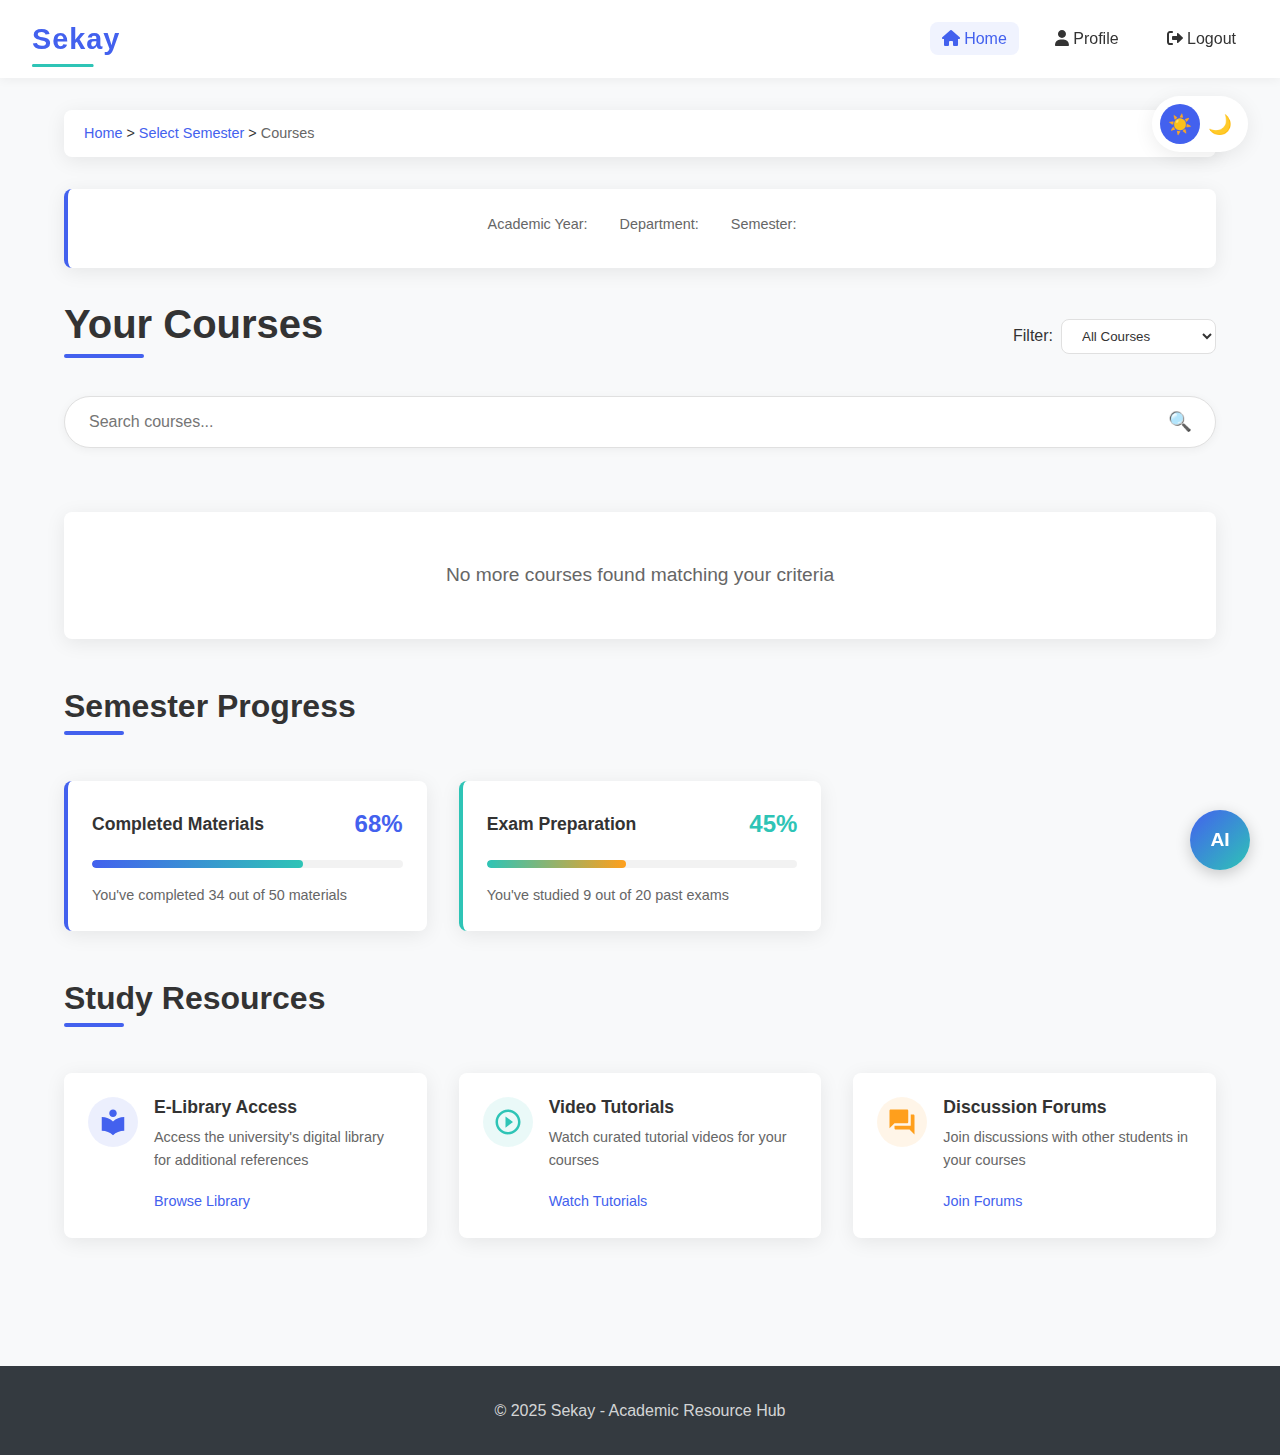
<file: web/courses.html>
<!DOCTYPE html>
<html lang="en">
<head>
    <meta charset="UTF-8">
    <meta name="viewport" content="width=device-width, initial-scale=1.0">
    <title>Courses | Sekay</title>
    <link rel="stylesheet" href="../css/common.css">
    <link rel="stylesheet" href="../css/courses.css">
    <link rel="stylesheet" href="https://cdnjs.cloudflare.com/ajax/libs/font-awesome/6.0.0/css/all.min.css">
</head>
<body>
    <div class="scroll-indicator" id="scrollIndicator"></div>
    
    <header class="main-header">
        <div class="logo"><a href="home.html">Sekay</a></div>
        <nav>
            <ul class="nav-links">
                <li><a href="home.html" class="active"><i class="fas fa-home"></i> Home</a></li>
                <li><a href="#" id="profileLink"><i class="fas fa-user"></i> Profile</a></li>
                <li><a href="#" id="logoutBtn"><i class="fas fa-sign-out-alt"></i> Logout</a></li>
            </ul>
        </nav>
    </header>

    <div class="dark-mode-toggle">
        <button id="lightModeBtn" class="active">☀️</button>
        <button id="darkModeBtn">🌙</button>
    </div>

    <main class="container">
        <div class="breadcrumb">
            <a href="home.html">Home</a> &gt; 
            <a href="semester-selection.html">Select Semester</a> &gt; 
            <span id="currentSemesterText">Courses</span>
        </div>

        <section class="user-info-section">
            <div class="user-academic-info">
                <div class="academic-info-item">
                    <span class="info-label">Academic Year:</span>
                    <span class="info-value" id="academicYear"></span>
                </div>
                <div class="academic-info-item">
                    <span class="info-label">Department:</span>
                    <span class="info-value" id="department"></span>
                </div>
                <div class="academic-info-item">
                    <span class="info-label">Semester:</span>
                    <span class="info-value" id="currentSemester"></span>
                </div>
            </div>
        </section>

        <section class="courses-section">
            <div class="section-header">
                <h1>Your Courses</h1>
                <div class="courses-filter">
                    <label for="filterCourses">Filter:</label>
                    <select id="filterCourses">
                        <option value="all">All Courses</option>
                        <option value="core">Core Courses</option>
                        <option value="elective">Elective Courses</option>
                    </select>
                </div>
            </div>
            
            <div class="search-wrapper">
                <input type="text" id="searchCourses" placeholder="Search courses...">
                <span class="search-icon">🔍</span>
            </div>

            <div class="courses-grid" id="coursesGrid">
                <!-- Course cards will be dynamically generated here -->
            </div>

            <div class="no-courses-message" id="noCoursesMessage" style="display: none;">
                <p>No more courses found matching your criteria</p>
             </div>
        </section>

        <section class="progress-section">
            <h2>Semester Progress</h2>
            <div class="progress-cards">
                <div class="progress-card">
                    <div class="progress-info">
                        <h3>Completed Materials</h3>
                        <p class="progress-percentage">68%</p>
                    </div>
                    <div class="progress-bar">
                        <div class="progress-filled" style="width: 68%"></div>
                    </div>
                    <p class="progress-detail">You've completed 34 out of 50 materials</p>
                </div>
                <div class="progress-card">
                    <div class="progress-info">
                        <h3>Exam Preparation</h3>
                        <p class="progress-percentage">45%</p>
                    </div>
                    <div class="progress-bar">
                        <div class="progress-filled" style="width: 45%"></div>
                    </div>
                    <p class="progress-detail">You've studied 9 out of 20 past exams</p>
                </div>
            </div>
        </section>

        <section class="related-resources">
            <h2>Study Resources</h2>
            <div class="resources-cards">
                <div class="resource-card">
                    <div class="resource-icon library-icon"></div>
                    <div class="resource-content">
                        <h3>E-Library Access</h3>
                        <p>Access the university's digital library for additional references</p>
                        <a href="#" class="resource-link">Browse Library</a>
                    </div>
                </div>
                <div class="resource-card">
                    <div class="resource-icon tutorial-icon"></div>
                    <div class="resource-content">
                        <h3>Video Tutorials</h3>
                        <p>Watch curated tutorial videos for your courses</p>
                        <a href="#" class="resource-link">Watch Tutorials</a>
                    </div>
                </div>
                <div class="resource-card">
                    <div class="resource-icon forum-icon"></div>
                    <div class="resource-content">
                        <h3>Discussion Forums</h3>
                        <p>Join discussions with other students in your courses</p>
                        <a href="#" class="resource-link">Join Forums</a>
                    </div>
                </div>
            </div>
        </section>
    </main>

    <div class="ai-assistant-container">
        <div class="ai-chat-window" id="aiChatWindow">
            <div class="ai-chat-header">
                <h3>AI Assistant</h3>
                <button id="closeAiChat">×</button>
            </div>
            <div class="ai-chat-messages" id="aiChatMessages">
                <div class="ai-message">
                    <p>Hello! I'm your Sekay assistant. Need help finding course materials?</p>
                </div>
            </div>
            <div class="ai-chat-input">
                <textarea id="aiChatInput" placeholder="Type your question..."></textarea>
                <button id="sendAiMessage" class="btn btn-primary btn-small">Send</button>
            </div>
        </div>
        <button class="ai-assistant-button" id="aiAssistantButton">
            <span>AI</span>
        </button>
    </div>

    <footer class="main-footer">
        <p>&copy; 2025 Sekay - Academic Resource Hub</p>
    </footer>
    <script src="../js/ai-assistant.js"></script>
    <script src="../js/courses.js"></script>
    <script src="../js/common.js"></script>
</body>
</html>
</file>
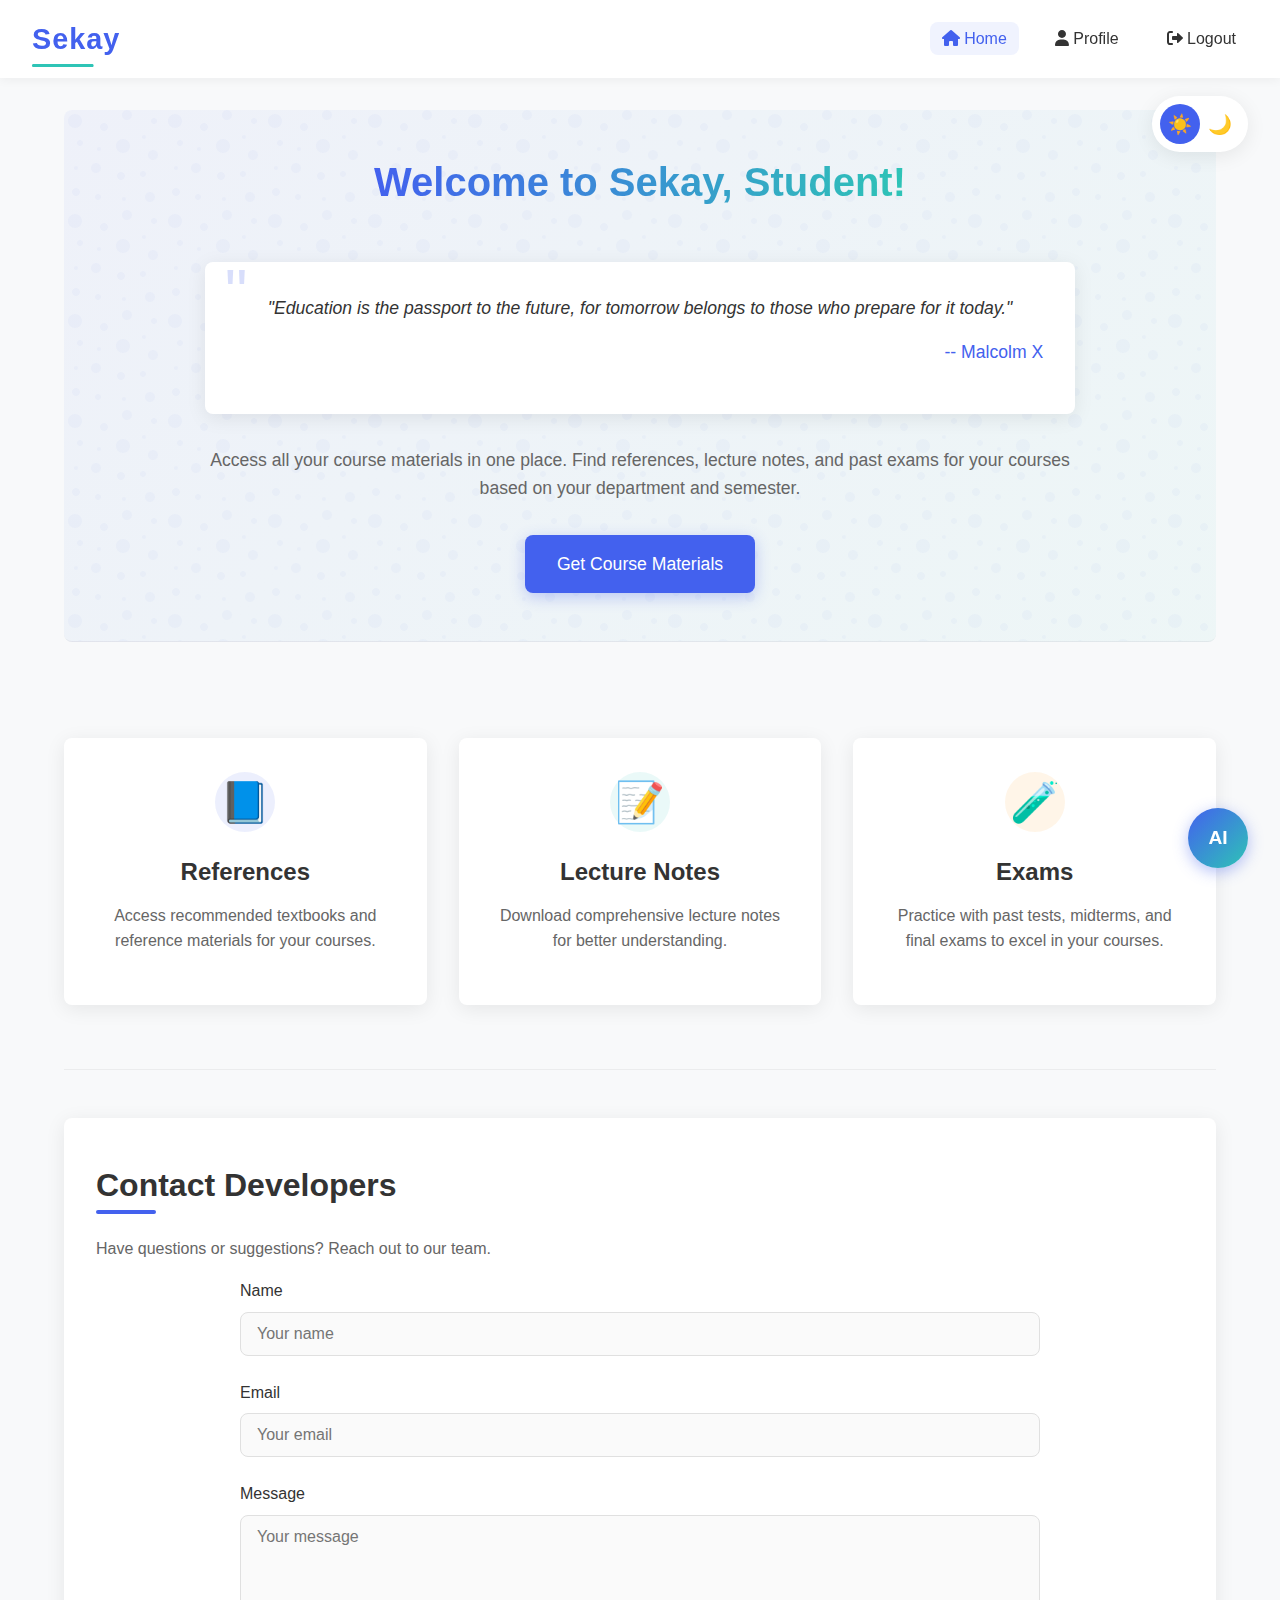
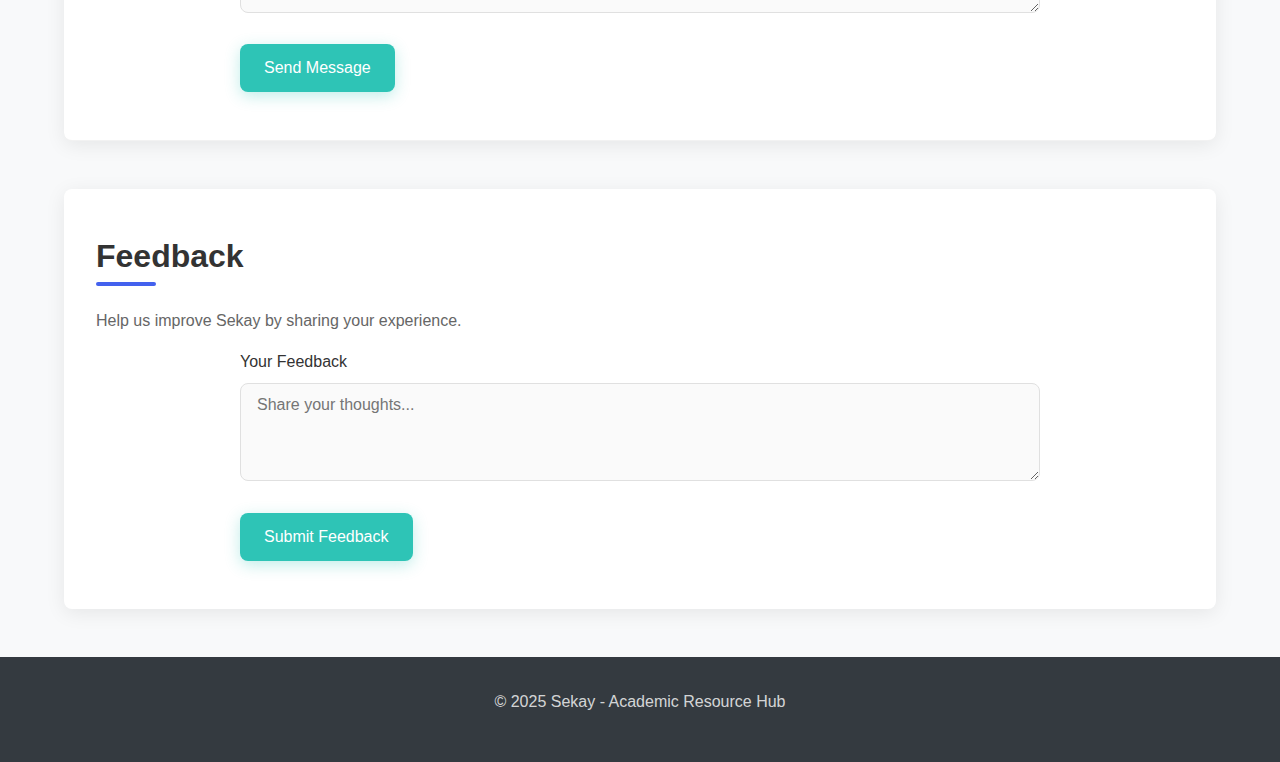
<file: web/home.html>
<!DOCTYPE html>
<html lang="en">
<head>
    <meta charset="UTF-8">
    <meta name="viewport" content="width=device-width, initial-scale=1.0">
    <title>Home | Sekay</title>
    <link rel="stylesheet" href="../css/home.css">
    <link rel="stylesheet" href="https://cdnjs.cloudflare.com/ajax/libs/font-awesome/6.0.0/css/all.min.css">
</head>
<body>
    <div class="scroll-indicator" id="scrollIndicator"></div>
    
    <header class="main-header">
        <div class="logo">Sekay</div>
        <nav>
            <ul class="nav-links">
                <li><a href="home.html" class="active"><i class="fas fa-home"></i> Home</a></li>
                <li><a href="#" id="profileLink"><i class="fas fa-user"></i> Profile</a></li>
                <li><a href="#" id="logoutBtn"><i class="fas fa-sign-out-alt"></i> Logout</a></li>
            </ul>
        </nav>
    </header>

    <div class="dark-mode-toggle">
        <button id="lightModeBtn" class="active">☀️</button>
        <button id="darkModeBtn">🌙</button>
    </div>

    <main class="container">
        <section class="welcome-section">
            <h1>Welcome to Sekay, <span id="userName">Student</span>!</h1>
            <div class="quote-box">
                <p>"Education is the passport to the future, for tomorrow belongs to those who prepare for it today."</p>
                <p class="quote-author">-- Malcolm X</p>
            </div>
            <p class="app-intro">
                Access all your course materials in one place. Find references, lecture notes, 
                and past exams for your courses based on your department and semester.
            </p>
            <a href="semester-selection.html" class="btn btn-primary btn-large">Get Course Materials</a>
        </section>

        <section class="features-section">
            <div class="feature-card">
                <div class="feature-icon">📘</div>
                <h3>References</h3>
                <p>Access recommended textbooks and reference materials for your courses.</p>
            </div>
            <div class="feature-card">
                <div class="feature-icon">📝</div>
                <h3>Lecture Notes</h3>
                <p>Download comprehensive lecture notes for better understanding.</p>
            </div>
            <div class="feature-card">
                <div class="feature-icon">🧪</div>
                <h3>Exams</h3>
                <p>Practice with past tests, midterms, and final exams to excel in your courses.</p>
            </div>
        </section>

        <section class="contact-section">
            <h2>Contact Developers</h2>
            <p>Have questions or suggestions? Reach out to our team.</p>
            <form id="contactForm" class="contact-form">
                <div class="form-group">
                    <label for="contactName">Name</label>
                    <input type="text" id="contactName" placeholder="Your name">
                </div>
                <div class="form-group">
                    <label for="contactEmail">Email</label>
                    <input type="email" id="contactEmail" placeholder="Your email">
                </div>
                <div class="form-group">
                    <label for="contactMessage">Message</label>
                    <textarea id="contactMessage" placeholder="Your message" rows="4"></textarea>
                </div>
                <button type="submit" class="btn btn-secondary">Send Message</button>
            </form>
        </section>

        <section class="feedback-section">
            <h2>Feedback</h2>
            <p>Help us improve Sekay by sharing your experience.</p>
            <form id="feedbackForm" class="feedback-form">
                <div class="form-group">
                    <label for="feedbackText">Your Feedback</label>
                    <textarea id="feedbackText" placeholder="Share your thoughts..." rows="4"></textarea>
                </div>
                <button type="submit" class="btn btn-secondary">Submit Feedback</button>
            </form>
        </section>
    </main>

    <div class="ai-assistant-container">
        <div class="ai-chat-window" id="aiChatWindow">
            <div class="ai-chat-header">
                <h3>AI Assistant</h3>
                <button id="closeAiChat">×</button>
            </div>
            <div class="ai-chat-messages" id="aiChatMessages">
                <div class="ai-message">
                    <p>Hello! I'm your Sekay assistant. How can I help you today?</p>
                </div>
            </div>
            <div class="ai-chat-input">
                <textarea id="aiChatInput" placeholder="Type your question..."></textarea>
                <button id="sendAiMessage" class="btn btn-primary btn-small">Send</button>
            </div>
        </div>
        <button class="ai-assistant-button" id="aiAssistantButton">
            <span>AI</span>
        </button>
    </div>

    <footer class="main-footer">
        <p>&copy; 2025 Sekay - Academic Resource Hub</p>
    </footer>
    <script src="../js/ai-assistant.js"></script>
</body>
</html>
</file>
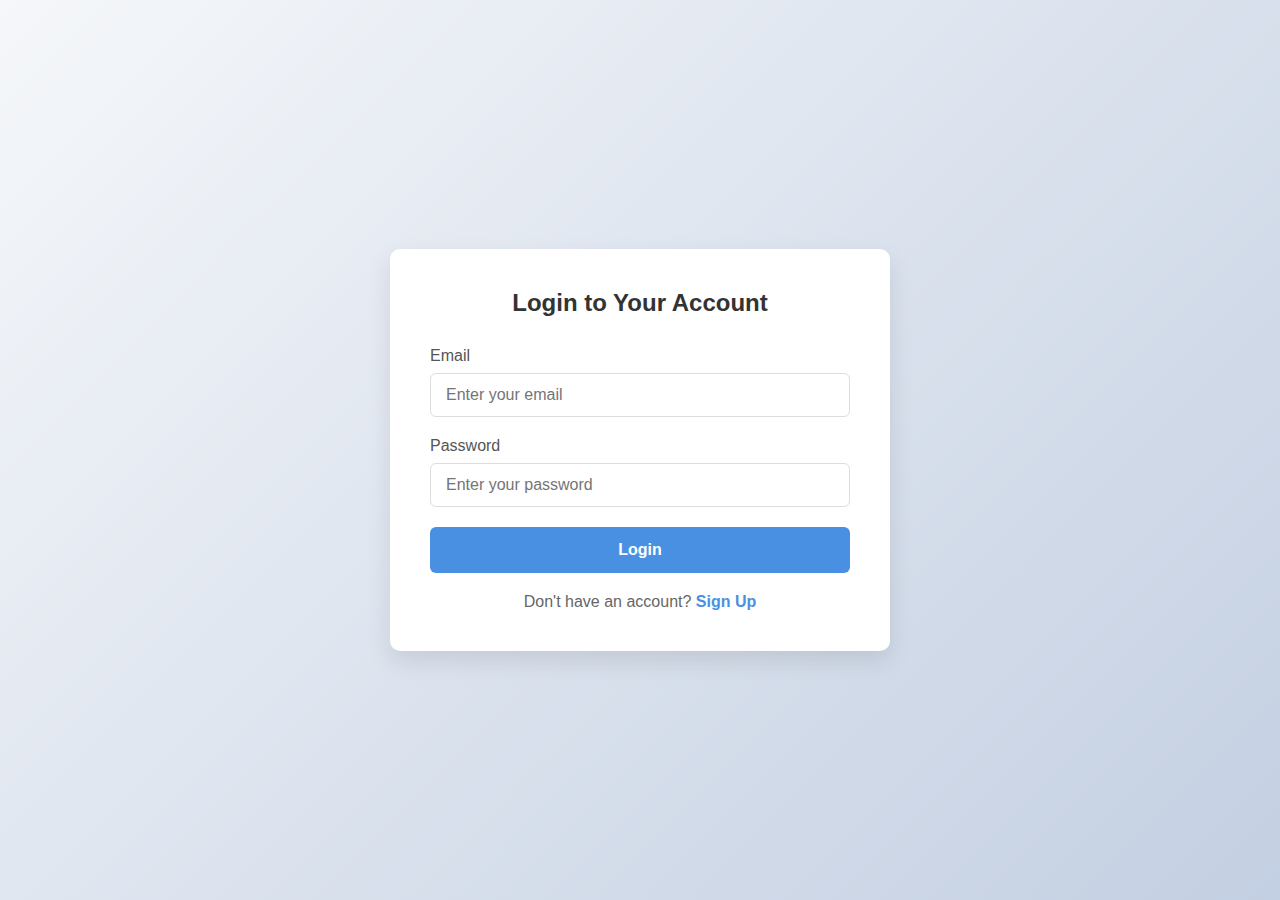
<file: web/login.html>
<!DOCTYPE html>
<html lang="en">
<head>
    <meta charset="UTF-8">
    <meta name="viewport" content="width=device-width, initial-scale=1.0">
    <title>Login</title>
    <link rel="stylesheet" href="../css/styles.css">
</head>
<body>
    <div class="container">
        <div class="form-container">
            <h2>Login to Your Account</h2>
            <div id="message" class="message"></div>
            <form id="loginForm">
                <div class="form-group">
                    <label for="email">Email</label>
                    <input type="email" id="email" name="email" placeholder="Enter your email" required>
                    <span class="error" id="emailError"></span>
                </div>
                
                <div class="form-group">
                    <label for="password">Password</label>
                    <input type="password" id="password" name="password" placeholder="Enter your password" required>
                    <span class="error" id="passwordError"></span>
                </div>
                
                <div class="form-group">
                    <button type="submit" class="btn">Login</button>
                </div>
                
                <p class="text-center">Don't have an account? <a href="signup.html">Sign Up</a></p>
            </form>
        </div>
    </div>
    <script src="../js/auth.js"></script>
</body>
</html>
</file>
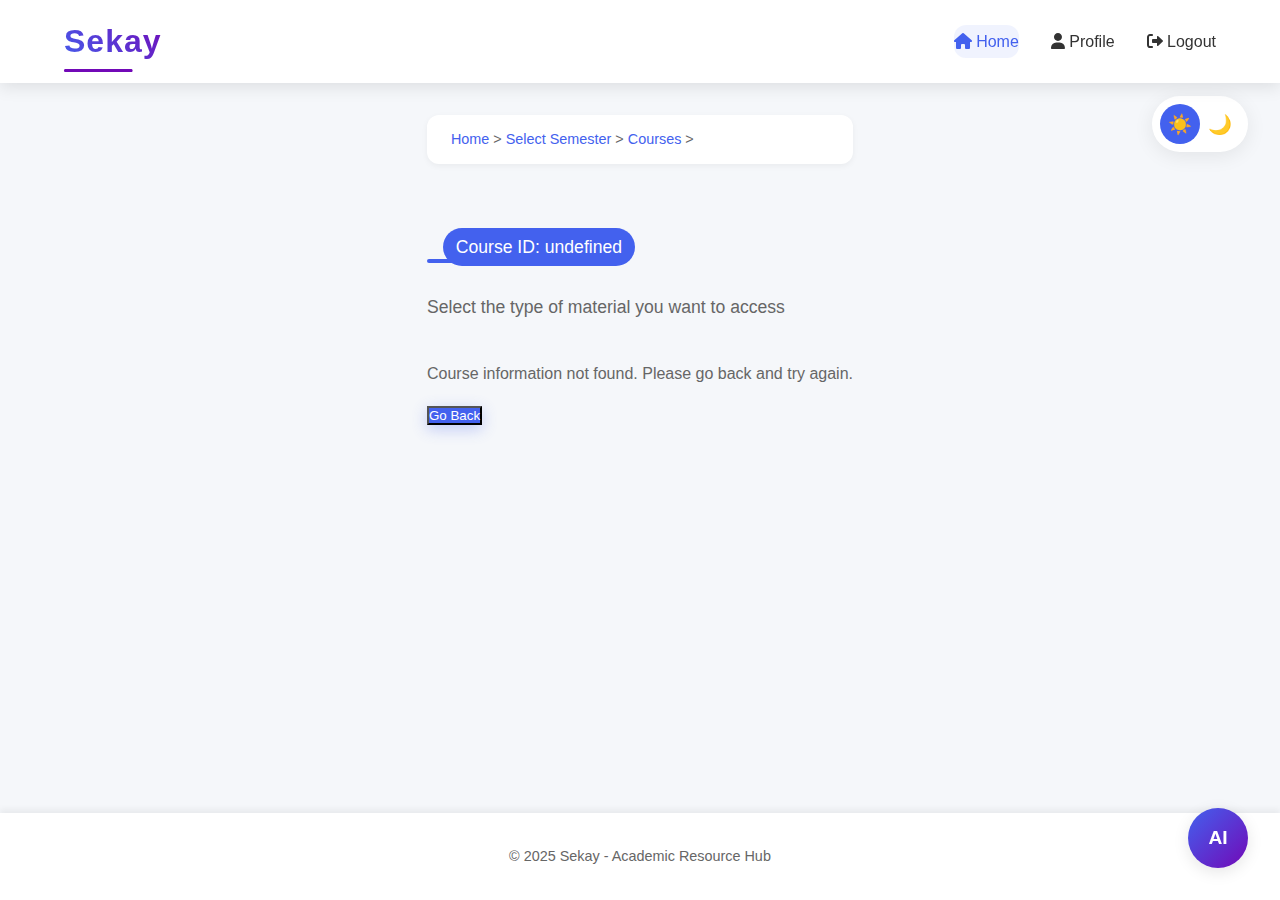
<file: web/materials.html>
<!DOCTYPE html>
<html lang="en">
<head>
    <meta charset="UTF-8">
    <meta name="viewport" content="width=device-width, initial-scale=1.0">
    <title>Material Types | Sekay</title>
    <link rel="stylesheet" href="../css/common.css">
    <link rel="stylesheet" href="../css/materials.css">
    <link rel="stylesheet" href="https://cdnjs.cloudflare.com/ajax/libs/font-awesome/6.0.0/css/all.min.css">
</head>
<body>
    <div class="scroll-indicator" id="scrollIndicator"></div>
    
    <header class="main-header">
        <div class="logo"><a href="home.html">Sekay</a></div>
        <nav>
            <ul class="nav-links">
                <li><a href="home.html" class="active"><i class="fas fa-home"></i> Home</a></li>
                <li><a href="profile.html" id="profileLink"><i class="fas fa-user"></i> Profile</a></li>
                <li><a href="#" id="logoutBtn"><i class="fas fa-sign-out-alt"></i> Logout</a></li>
            </ul>
        </nav>
        <div class="menu-toggle">
            <span></span>
            <span></span>
            <span></span>
        </div>
    </header>

    <div class="dark-mode-toggle">
        <button id="lightModeBtn" class="active">☀️</button>
        <button id="darkModeBtn">🌙</button>
    </div>

    <main class="container">
        <div class="breadcrumb">
            <a href="home.html">Home</a> &gt; 
            <a href="semester-selection.html">Select Semester</a> &gt; 
            <a href="#" id="coursesLink">Courses</a> &gt; 
            <span id="courseCrumb">Course Name</span>
        </div>

        <section class="material-type-section">
            <div class="course-header">
                <h1 id="courseTitle">Course Title</h1>
                <span class="course-code" id="courseCode">CSE101</span>
            </div>
            <p class="section-intro">Select the type of material you want to access</p>
            
            <div class="material-cards">
                <div class="material-card" data-type="references">
                    <div class="card-content">
                        <div class="material-icon">
                            <svg viewBox="0 0 24 24" fill="none" xmlns="http://www.w3.org/2000/svg">
                                <path d="M19 3H5C3.9 3 3 3.9 3 5V19C3 20.1 3.9 21 5 21H19C20.1 21 21 20.1 21 19V5C21 3.9 20.1 3 19 3ZM5 19V5H19V19H5Z" fill="currentColor"/>
                                <path d="M7 7H11V11H7V7Z" fill="currentColor"/>
                                <path d="M13 7H17V9H13V7Z" fill="currentColor"/>
                                <path d="M13 11H17V13H13V11Z" fill="currentColor"/>
                                <path d="M7 13H17V17H7V13Z" fill="currentColor"/>
                            </svg>
                        </div>
                        <h2>References</h2>
                        <p>Textbooks and reference materials</p>
                    </div>
                    <div class="card-footer">
                        <span class="material-count" id="referenceCount">Loading...</span>
                        <a href="#" class="btn-access" id="referenceLink" target="_blank">Access</a>
                    </div>
                </div>
                <div class="material-card" data-type="lecture-notes">
                    <div class="card-content">
                        <div class="material-icon">
                            <svg viewBox="0 0 24 24" fill="none" xmlns="http://www.w3.org/2000/svg">
                                <path d="M19 3H14.82C14.4 1.84 13.3 1 12 1C10.7 1 9.6 1.84 9.18 3H5C3.9 3 3 3.9 3 5V19C3 20.1 3.9 21 5 21H19C20.1 21 21 20.1 21 19V5C21 3.9 20.1 3 19 3ZM12 3C12.55 3 13 3.45 13 4C13 4.55 12.55 5 12 5C11.45 5 11 4.55 11 4C11 3.45 11.45 3 12 3ZM7 7H17V9H7V7ZM7 11H17V13H7V11ZM7 15H13V17H7V15Z" fill="currentColor"/>
                            </svg>
                        </div>
                        <h2>Lecture Notes</h2>
                        <p>Notes organized by chapter or week</p>
                    </div>
                    <div class="card-footer">
                        <span class="material-count" id="lectureCount">Loading...</span>
                        <a href="#" class="btn-access" id="lectureLink" target="_blank">Access</a>
                    </div>
                </div>
                <div class="material-card" data-type="exams">
                    <div class="card-content">
                        <div class="material-icon">
                            <svg viewBox="0 0 24 24" fill="none" xmlns="http://www.w3.org/2000/svg">
                                <path d="M5 3H19C20.1 3 21 3.9 21 5V19C21 20.1 20.1 21 19 21H5C3.9 21 3 20.1 3 19V5C3 3.9 3.9 3 5 3ZM7 7V9H9V7H7ZM11 7V9H13V7H11ZM15 7V9H17V7H15ZM7 11V13H9V11H7ZM11 11V13H13V11H11ZM15 11V13H17V11H15ZM7 15V17H9V15H7ZM11 15V17H13V15H11ZM15 15V17H17V15H15Z" fill="currentColor"/>
                            </svg>
                        </div>
                        <h2>Exams</h2>
                        <p>Past tests, midterms, and finals</p>
                    </div>
                    <div class="card-footer">
                        <span class="material-count" id="examCount">Loading...</span>
                        <a href="#" class="btn-access" id="examLink" target="_blank">Access</a>
                    </div>
                </div>
            </div>
        </section>
    </main>

    <div class="ai-assistant-container">
        <div class="ai-chat-window" id="aiChatWindow">
            <div class="ai-chat-header">
                <h3>AI Assistant</h3>
                <button id="closeAiChat">×</button>
            </div>
            <div class="ai-chat-messages" id="aiChatMessages">
                <div class="ai-message">
                    <p>Hello! I'm your Sekay assistant. How can I help you today?</p>
                </div>
            </div>
            <div class="ai-chat-input">
                <textarea id="aiChatInput" placeholder="Type your question..."></textarea>
                <button id="sendAiMessage" class="btn btn-primary btn-small">Send</button>
            </div>
        </div>
        <button class="ai-assistant-button" id="aiAssistantButton">
            <span>AI</span>
        </button>
    </div>

    <footer class="main-footer">
        <p>&copy; 2025 Sekay - Academic Resource Hub</p>
    </footer>

    <script src="../js/ai-assistant.js"></script>
    <script src="../js/course-materials.js"></script>
    <script src="../js/common.js"></script>
    <!-- Add this at the end of the body tag -->
    <script src="../js/materials.js"></script>
</body>
</html>
</file>
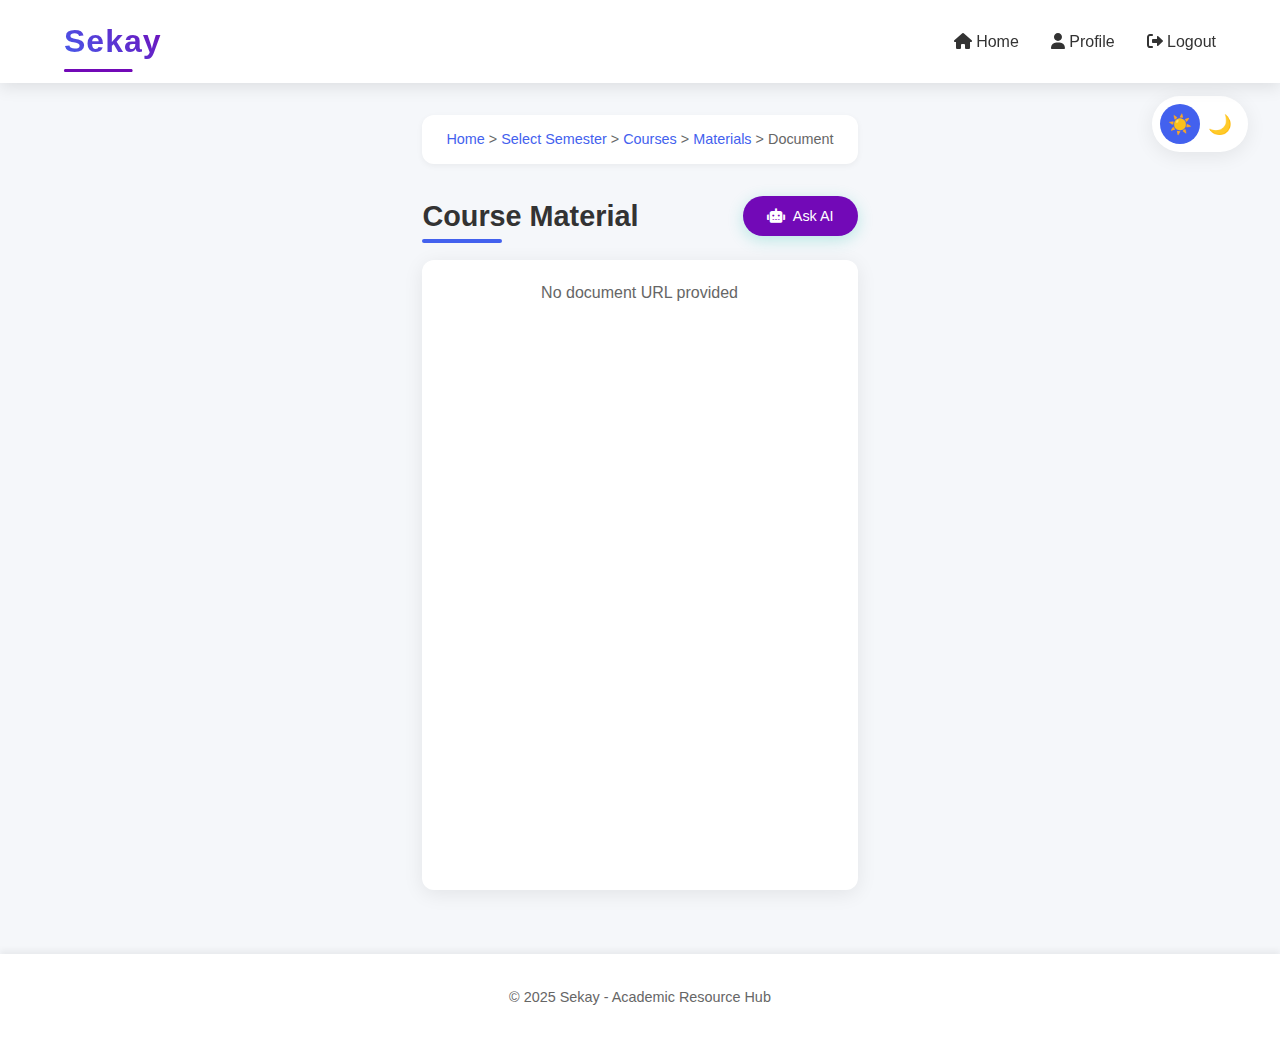
<file: web/reader.html>
<!DOCTYPE html>
<html lang="en">
<head>
    <meta charset="UTF-8">
    <meta name="viewport" content="width=device-width, initial-scale=1.0">
    <title>Material Reader | Sekay</title>
    <link rel="stylesheet" href="../css/common.css">
    <link rel="stylesheet" href="../css/materials.css">
    <link rel="stylesheet" href="../css/reader.css">
    <link rel="stylesheet" href="https://cdnjs.cloudflare.com/ajax/libs/font-awesome/6.0.0/css/all.min.css">
</head>
<body>
    <div class="scroll-indicator" id="scrollIndicator"></div>
    
    <header class="main-header">
        <div class="logo"><a href="home.html">Sekay</a></div>
        <nav>
            <ul class="nav-links">
                <li><a href="home.html"><i class="fas fa-home"></i> Home</a></li>
                <li><a href="profile.html" id="profileLink"><i class="fas fa-user"></i> Profile</a></li>
                <li><a href="#" id="logoutBtn"><i class="fas fa-sign-out-alt"></i> Logout</a></li>
            </ul>
        </nav>
        <div class="menu-toggle">
            <span></span>
            <span></span>
            <span></span>
        </div>
    </header>

    <div class="dark-mode-toggle">
        <button id="lightModeBtn" class="active">☀️</button>
        <button id="darkModeBtn">🌙</button>
    </div>

    <main class="container">
        <div class="breadcrumb">
            <a href="home.html">Home</a> &gt; 
            <a href="semester-selection.html">Select Semester</a> &gt; 
            <a href="courses.html" id="coursesLink">Courses</a> &gt;
            <a href="materials.html" id="materialsLink">Materials</a> &gt;
            <span id="documentType">Document</span>
        </div>

        <div class="reader-header">
            <h1 id="documentTitle">Document Title</h1>
            <div class="reader-actions">
                <a href="#" id="downloadBtn" class="btn-primary" target="_blank">
                    <i class="fas fa-download"></i> Download
                </a>
                <button id="askAiBtn" class="btn-secondary">
                    <i class="fas fa-robot"></i> Ask AI
                </button>
            </div>
        </div>

        <div class="document-container">
            <iframe id="documentViewer" allowfullscreen></iframe>
        </div>
    </main>
    <footer class="main-footer">
        <p>&copy; 2025 Sekay - Academic Resource Hub</p>
    </footer>
    <script src="../js/common.js"></script>
    <script src="../js/reader.js"></script>
</body>
</html>
</file>
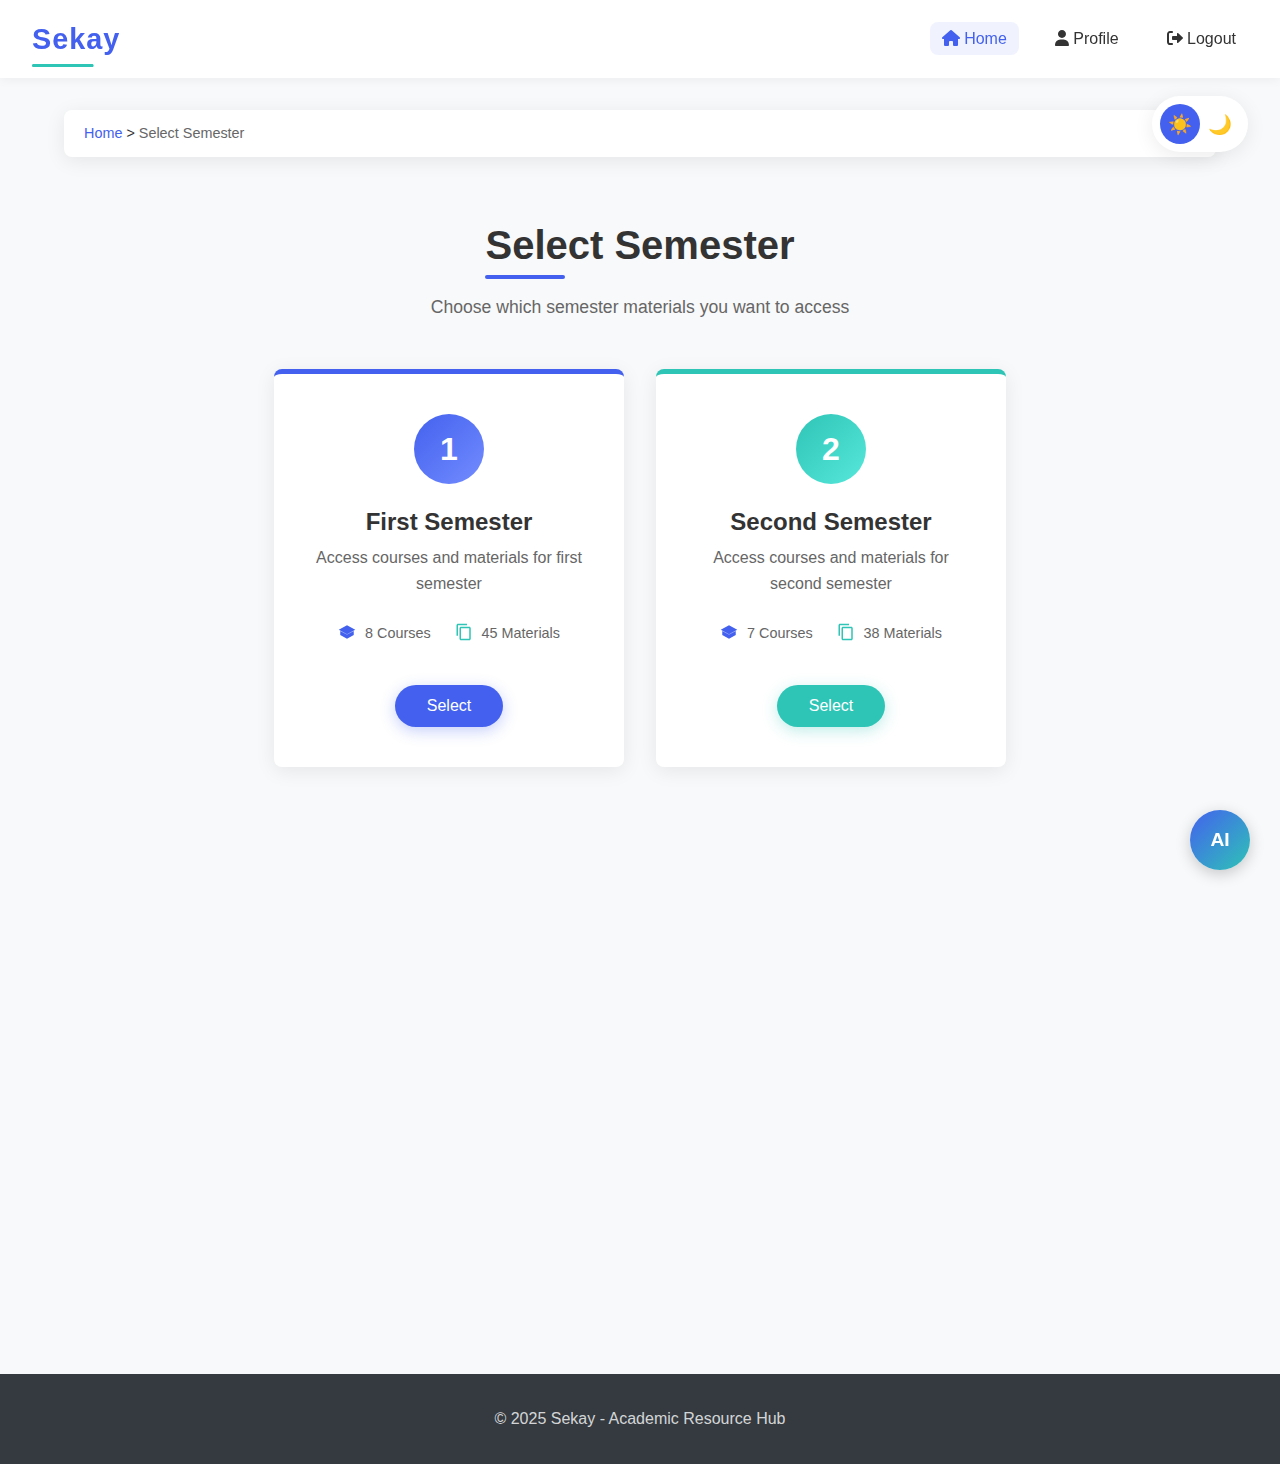
<file: web/semester-selection.html>
<!DOCTYPE html>
<html lang="en">
<head>
    <meta charset="UTF-8">
    <meta name="viewport" content="width=device-width, initial-scale=1.0">
    <title>Select Semester | Sekay</title>
    <link rel="stylesheet" href="../css/common.css">
    <link rel="stylesheet" href="../css/semester.css">
    <link rel="stylesheet" href="https://cdnjs.cloudflare.com/ajax/libs/font-awesome/6.0.0/css/all.min.css">
</head>
<body>
    <div class="scroll-indicator" id="scrollIndicator"></div>
    
    <header class="main-header">
        <div class="logo"><a href="home.html">Sekay</a></div>
        <nav>
            <ul class="nav-links">
                <li><a href="home.html" class="active"><i class="fas fa-home"></i> Home</a></li>
                <li><a href="#" id="profileLink"><i class="fas fa-user"></i> Profile</a></li>
                <li><a href="#" id="logoutBtn"><i class="fas fa-sign-out-alt"></i> Logout</a></li>
            </ul>
        </nav>
    </header>

    <div class="dark-mode-toggle">
        <button id="lightModeBtn" class="active">☀️</button>
        <button id="darkModeBtn">🌙</button>
    </div>

    <main class="container">
        <div class="breadcrumb">
            <a href="home.html">Home</a> &gt; <span>Select Semester</span>
        </div>

        <section class="semester-selection-section">
            <h1>Select Semester</h1>
            <p class="section-intro">Choose which semester materials you want to access</p>
            
            <div class="semester-cards">
                <div class="semester-card" data-semester="1">
                    <div class="semester-icon">1</div>
                    <h2>First Semester</h2>
                    <p>Access courses and materials for first semester</p>
                    <div class="semester-stats">
                        <span><i class="stat-icon courses-icon"></i> 8 Courses</span>
                        <span><i class="stat-icon materials-icon"></i> 45 Materials</span>
                    </div>
                    <button class="select-btn" onclick="window.location.href='courses.html?semester=1'">Select</button>
                </div>
                <div class="semester-card" data-semester="2">
                    <div class="semester-icon">2</div>
                    <h2>Second Semester</h2>
                    <p>Access courses and materials for second semester</p>
                    <div class="semester-stats">
                        <span><i class="stat-icon courses-icon"></i> 7 Courses</span>
                        <span><i class="stat-icon materials-icon"></i> 38 Materials</span>
                    </div>
                    <button class="select-btn" onclick="window.location.href='courses.html?semester=2'">Select</button>
                </div>
            </div>
        </section>

        <section class="recent-activity">
            <h2>Recent Activity</h2>
            <div class="activity-timeline">
                <div class="activity-item">
                    <div class="activity-icon document-icon"></div>
                    <div class="activity-content">
                        <h3>Calculus II - Lecture Notes</h3>
                        <p>You accessed this material yesterday</p>
                    </div>
                </div>
                <div class="activity-item">
                    <div class="activity-icon exam-icon"></div>
                    <div class="activity-content">
                        <h3>Physics I - Past Exam 2023</h3>
                        <p>You accessed this material 3 days ago</p>
                    </div>
                </div>
                <div class="activity-item">
                    <div class="activity-icon book-icon"></div>
                    <div class="activity-content">
                        <h3>Introduction to Programming - Textbook</h3>
                        <p>You accessed this material 5 days ago</p>
                    </div>
                </div>
            </div>
        </section>
    </main>

    <div class="ai-assistant-container">
        <div class="ai-chat-window" id="aiChatWindow">
            <div class="ai-chat-header">
                <h3>AI Assistant</h3>
                <button id="closeAiChat">×</button>
            </div>
            <div class="ai-chat-messages" id="aiChatMessages">
                <div class="ai-message">
                    <p>Hello! I'm your Sekay assistant. How can I help you today?</p>
                </div>
            </div>
            <div class="ai-chat-input">
                <textarea id="aiChatInput" placeholder="Type your question..."></textarea>
                <button id="sendAiMessage" class="btn btn-primary btn-small">Send</button>
            </div>
        </div>
        <button class="ai-assistant-button" id="aiAssistantButton">
            <span>AI</span>
        </button>
    </div>

    <footer class="main-footer">
        <p>&copy; 2025 Sekay - Academic Resource Hub</p>
    </footer>
    
    <script src="../js/ai-assistant.js"></script>
    <script src="../js/auth.js"></script>
</body>
</html>
</file>
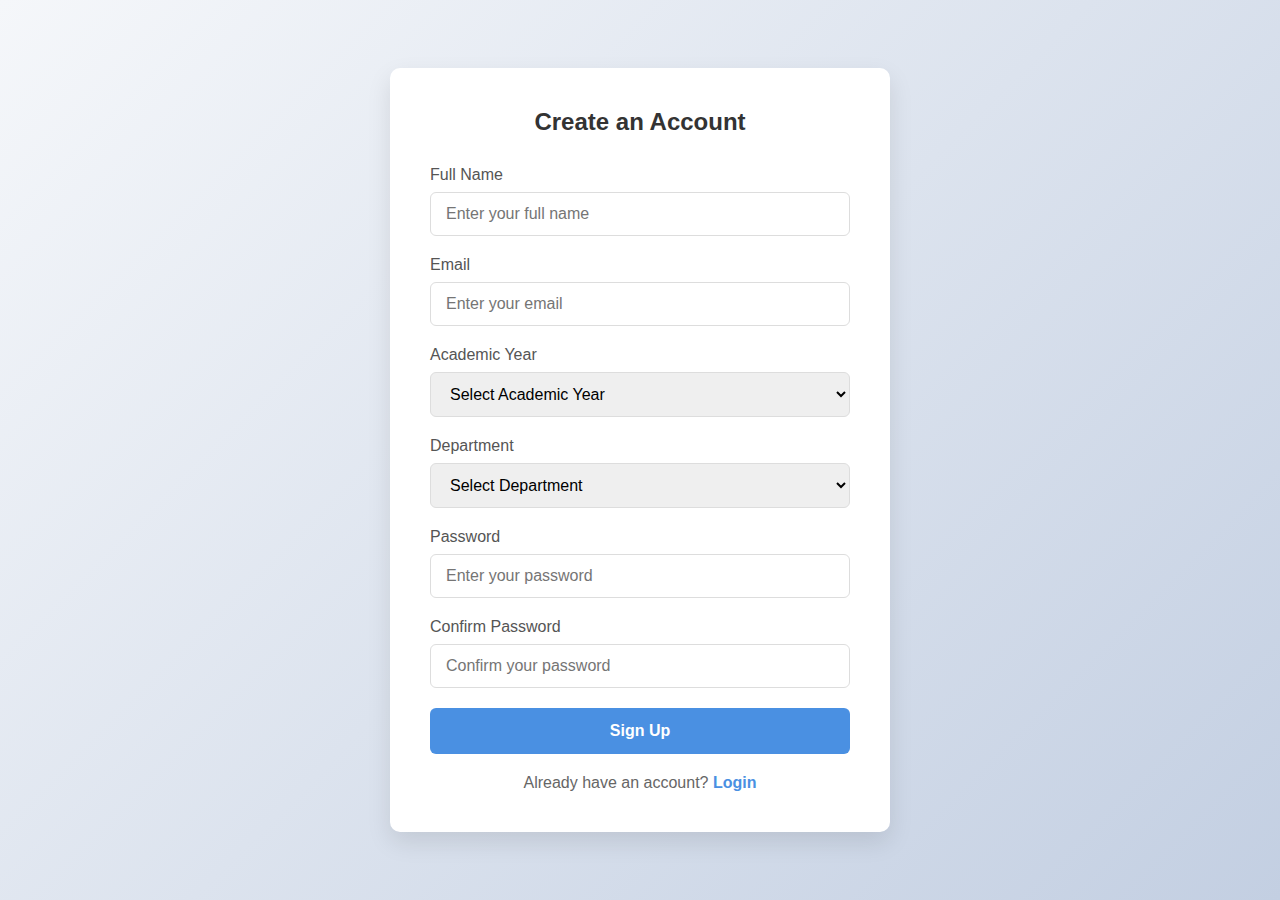
<file: web/signup.html>
<!DOCTYPE html>
<html lang="en">
<head>
    <meta charset="UTF-8">
    <meta name="viewport" content="width=device-width, initial-scale=1.0">
    <title>Sign Up</title>
    <link rel="stylesheet" href="../css/styles.css"> <!-- Updated path -->
</head>
<body>
    <div class="container">
        <div class="form-container">
            <h2>Create an Account</h2>
            <div id="message" class="message"></div>
            <form id="signupForm">
                <div class="form-group">
                    <label for="name">Full Name</label>
                    <input type="text" id="name" name="name" placeholder="Enter your full name" required>
                    <span class="error" id="nameError"></span>
                </div>
                
                <div class="form-group">
                    <label for="email">Email</label>
                    <input type="email" id="email" name="email" placeholder="Enter your email" required>
                    <span class="error" id="emailError"></span>
                </div>
                
                <div class="form-group">
                    <label for="academic_year">Academic Year</label>
                    <select id="academic_year" name="academic_year" required>
                        <option value="">Select Academic Year</option>
                        <option value="Freshman">Freshman</option>
                        <option value="Sophomore">Sophomore</option>
                        <option value="Junior">Junior</option>
                        <option value="Senior">Senior</option>
                        <option value="Graduate">Graduate(5th)</option>
                    </select>
                    <span class="error" id="academicYearError"></span>
                </div>
                
                <div class="form-group">
                    <label for="department">Department</label>
                    <select id="department" name="department" required>
                        <option value="">Select Department</option>
                        <!-- Departments will be loaded dynamically from the database -->
                    </select>
                    <span class="error" id="departmentError"></span>
                </div>
                
                <div class="form-group">
                    <label for="password">Password</label>
                    <input type="password" id="password" name="password" placeholder="Enter your password" required>
                    <span class="error" id="passwordError"></span>
                </div>
                
                <div class="form-group">
                    <label for="confirm_password">Confirm Password</label>
                    <input type="password" id="confirm_password" name="confirm_password" placeholder="Confirm your password" required>
                    <span class="error" id="confirmPasswordError"></span>
                </div>
                
                <div class="form-group">
                    <button type="submit" class="btn">Sign Up</button>
                </div>
                
                <p class="text-center">Already have an account? <a href="login.html">Login</a></p>
            </form>
        </div>
    </div>
    <script src="../js/auth.js"></script> <!-- Fixed path to script.js -->
</body>
</html>
</file>
<file: css/common.css>
/* css/common.css */
:root {
    --primary-color: #4361ee;
    --primary-dark: #3949ab;
    --secondary-color: #2ec4b6;
    --accent-color: #ff9f1c;
    --text-color: #333;
    --text-light: #666;
    --bg-color: #f8f9fa;
    --card-bg: #ffffff;
    --header-bg: #ffffff;
    --footer-bg: #343a40;
    --border-radius: 8px;
    --box-shadow: 0 4px 20px rgba(0, 0, 0, 0.08);
    --transition: all 0.3s ease;
    --font-main: 'Segoe UI', Roboto, 'Helvetica Neue', Arial, sans-serif;
}

/* Reset & Base */
* {
    margin: 0;
    padding: 0;
    box-sizing: border-box;
}

body {
    font-family: var(--font-main);
    color: var(--text-color);
    background-color: var(--bg-color);
    line-height: 1.6;
    overflow-x: hidden;
}

a {
    text-decoration: none;
    color: var(--primary-color);
    transition: var(--transition);
}

a:hover {
    color: var(--primary-dark);
}

ul {
    list-style: none;
}

/* Typography */
h1, h2, h3 {
    margin-bottom: 1rem;
    line-height: 1.2;
    color: var(--text-color);
    font-weight: 600;
}

h1 {
    font-size: 2.5rem;
    margin-bottom: 1.5rem;
    position: relative;
    display: inline-block;
}

h1::after {
    content: '';
    position: absolute;
    left: 0;
    bottom: -10px;
    width: 80px;
    height: 4px;
    background-color: var(--primary-color);
    border-radius: 2px;
}

h2 {
    font-size: 2rem;
    position: relative;
    display: inline-block;
    margin-bottom: 2rem;
}

h2:after {
    content: '';
    position: absolute;
    left: 0;
    bottom: -10px;
    width: 60px;
    height: 4px;
    background-color: var(--primary-color);
    border-radius: 2px;
}

h3 {
    font-size: 1.5rem;
}

p {
    margin-bottom: 1rem;
    color: var(--text-light);
}

/* Layout & Container */
.container {
    max-width: 1200px;
    margin: 0 auto;
    padding: 2rem 1.5rem;
}

section {
    margin-bottom: 3rem;
}

/* Header */
.main-header {
    background-color: var(--header-bg);
    box-shadow: 0 2px 10px rgba(0, 0, 0, 0.05);
    padding: 1rem 2rem;
    position: sticky;
    top: 0;
    z-index: 1000;
    display: flex;
    justify-content: space-between;
    align-items: center;
}

.logo {
    font-size: 1.8rem;
    font-weight: 700;
    letter-spacing: 1px;
    position: relative;
}

.logo a {
    color: var(--primary-color);
    text-decoration: none;
    position: relative;
    display: inline-block;
}

.logo a:after {
    content: '';
    position: absolute;
    left: 0;
    bottom: -5px;
    width: 100%;
    height: 3px;
    background-color: var(--secondary-color);
    border-radius: 1.5px;
    transform: scaleX(0.7);
    transform-origin: left;
    transition: var(--transition);
}

.logo a:hover:after {
    transform: scaleX(1);
}

.nav-links {
    display: flex;
    gap: 1.5rem;
}

.nav-links a {
    color: var(--text-color);
    font-weight: 500;
    padding: 0.5rem 0.75rem;
    border-radius: var(--border-radius);
    transition: var(--transition);
}

.nav-links a:hover, .nav-links a.active {
    color: var(--primary-color);
    background-color: rgba(67, 97, 238, 0.08);
}

/* Buttons */
.btn {
    display: inline-block;
    font-weight: 500;
    text-align: center;
    white-space: nowrap;
    vertical-align: middle;
    user-select: none;
    border: none;
    padding: 0.75rem 1.5rem;
    font-size: 1rem;
    line-height: 1.5;
    border-radius: var(--border-radius);
    cursor: pointer;
    transition: var(--transition);
}

.btn-primary {
    color: white;
    background-color: var(--primary-color);
    box-shadow: 0 4px 15px rgba(67, 97, 238, 0.3);
}

.btn-primary:hover {
    background-color: var(--primary-dark);
    box-shadow: 0 6px 20px rgba(67, 97, 238, 0.4);
    transform: translateY(-2px);
}

.btn-secondary {
    color: white;
    background-color: var(--secondary-color);
    box-shadow: 0 4px 15px rgba(46, 196, 182, 0.3);
}

.btn-secondary:hover {
    background-color: #25a99d;
    box-shadow: 0 6px 20px rgba(46, 196, 182, 0.4);
    transform: translateY(-2px);
}

.btn-small {
    padding: 0.5rem 1rem;
    font-size: 0.9rem;
}

/* AI Assistant Styles */
.ai-assistant-container {
    position: fixed;
    bottom: 30px;
    right: 30px;
    z-index: 1000;
}

.ai-assistant-button {
    width: 60px;
    height: 60px;
    border-radius: 50%;
    background: linear-gradient(135deg, var(--primary-color), var(--secondary-color));
    color: white;
    border: none;
    display: flex;
    align-items: center;
    justify-content: center;
    font-size: 1.2rem;
    font-weight: 700;
    cursor: pointer;
    box-shadow: 0 4px 15px rgba(0, 0, 0, 0.2);
    transition: all 0.3s ease;
}

.ai-assistant-button:hover {
    transform: scale(1.1);
    box-shadow: 0 6px 20px rgba(0, 0, 0, 0.25);
}

.ai-chat-window {
    position: absolute;
    bottom: 80px;
    right: 0;
    width: 350px;
    height: 450px;
    background-color: var(--card-bg);
    border-radius: 15px;
    box-shadow: 0 10px 30px rgba(0, 0, 0, 0.2);
    display: flex;
    flex-direction: column;
    overflow: hidden;
    transform: scale(0);
    transform-origin: bottom right;
    transition: transform 0.3s ease;
    opacity: 0;
}

.ai-chat-window.active {
    transform: scale(1);
    opacity: 1;
}

.ai-chat-header {
    padding: 15px;
    background: linear-gradient(135deg, var(--primary-color), var(--secondary-color));
    color: white;
    display: flex;
    justify-content: space-between;
    align-items: center;
}

.ai-chat-header h3 {
    margin: 0;
    font-size: 1.2rem;
}

.ai-chat-header button {
    background: none;
    border: none;
    color: white;
    font-size: 1.5rem;
    cursor: pointer;
    line-height: 1;
    transition: transform 0.3s ease;
}

.ai-chat-header button:hover {
    transform: rotate(90deg);
}

.ai-chat-messages {
    flex: 1;
    padding: 15px;
    overflow-y: auto;
    display: flex;
    flex-direction: column;
    gap: 15px;
}

.ai-message, .user-message {
    max-width: 80%;
    padding: 10px 15px;
    border-radius: 15px;
    animation: fadeIn 0.3s ease;
}

.ai-message {
    background-color: rgba(67, 97, 238, 0.1);
    align-self: flex-start;
    border-bottom-left-radius: 5px;
}

.user-message {
    background-color: rgba(46, 196, 182, 0.1);
    align-self: flex-end;
    border-bottom-right-radius: 5px;
}

.ai-message p, .user-message p {
    margin: 0;
    font-size: 0.95rem;
    line-height: 1.4;
}

.ai-chat-input {
    padding: 15px;
    border-top: 1px solid rgba(0, 0, 0, 0.05);
    display: flex;
    gap: 10px;
}

.ai-chat-input textarea {
    flex: 1;
    padding: 10px;
    border-radius: 20px;
    border: 1px solid rgba(0, 0, 0, 0.1);
    font-family: var(--font-main);
    font-size: 0.95rem;
    resize: none;
    height: 40px;
    max-height: 100px;
    transition: all 0.3s ease;
}

.ai-chat-input textarea:focus {
    outline: none;
    border-color: var(--primary-color);
}

.btn-small {
    padding: 8px 15px;
    font-size: 0.9rem;
}

/* Typing indicator */
.typing-indicator {
    padding: 10px 15px;
}

.typing-dots {
    display: flex;
    gap: 5px;
}

.typing-dots span {
    width: 8px;
    height: 8px;
    border-radius: 50%;
    background-color: var(--primary-color);
    opacity: 0.6;
    animation: typingAnimation 1.4s infinite ease-in-out;
}

.typing-dots span:nth-child(1) {
    animation-delay: 0s;
}

.typing-dots span:nth-child(2) {
    animation-delay: 0.2s;
}

.typing-dots span:nth-child(3) {
    animation-delay: 0.4s;
}

@keyframes typingAnimation {
    0%, 100% {
        transform: translateY(0);
    }
    50% {
        transform: translateY(-5px);
    }
}

@keyframes fadeIn {
    from {
        opacity: 0;
        transform: translateY(10px);
    }
    to {
        opacity: 1;
        transform: translateY(0);
    }
}

/* Footer */
.main-footer {
    background-color: var(--footer-bg);
    color: white;
    text-align: center;
    padding: 2rem 0;
    margin-top: 3rem;
}

.main-footer p {
    color: rgba(255, 255, 255, 0.8);
    margin: 0;
}

/* Scroll indicator */
.scroll-indicator {
    position: fixed;
    top: 0;
    left: 0;
    height: 5px;
    background: linear-gradient(90deg, var(--primary-color), var(--secondary-color));
    z-index: 1001;
    width: 0%;
    transition: width 0.1s;
}

/* Dark mode toggle */
.dark-mode-toggle {
    position: fixed;
    top: 6rem;
    right: 2rem;
    background-color: var(--card-bg);
    border-radius: 50px;
    padding: 0.5rem;
    box-shadow: var(--box-shadow);
    display: flex;
    z-index: 999;
}

.dark-mode-toggle button {
    width: 40px;
    height: 40px;
    border-radius: 50%;
    border: none;
    display: flex;
    align-items: center;
    justify-content: center;
    background: none;
    cursor: pointer;
    font-size: 1.2rem;
    color: var(--text-color);
    transition: var(--transition);
}

.dark-mode-toggle button:hover {
    background-color: rgba(0, 0, 0, 0.05);
}

.dark-mode-toggle button.active {
    background-color: var(--primary-color);
    color: white;
}

/* Dark mode */
.dark-mode {
    --text-color: #e0e0e0;
    --text-light: #adb5bd;
    --bg-color: #121212;
    --card-bg: #1e1e1e;
    --header-bg: #1a1a1a;
    --footer-bg: #0a0a0a;
    --box-shadow: 0 4px 20px rgba(0, 0, 0, 0.3);
}

/* Animation */
@keyframes fadeIn {
    from { opacity: 0; transform: translateY(20px); }
    to { opacity: 1; transform: translateY(0); }
}

/* Responsive */
@media (max-width: 768px) {
    .container {
        padding: 1.5rem 1rem;
    }
    
    h1 {
        font-size: 2rem;
    }
    
    h2 {
        font-size: 1.6rem;
    }
    
    .logo {
        font-size: 1.5rem;
    }
    
    .main-header {
        padding: 1rem;
    }
    
    .nav-links {
        gap: 1rem;
    }
    
    .nav-links a {
        padding: 0.4rem 0.6rem;
        font-size: 0.9rem;
    }
    
    .ai-chat-window {
        width: calc(100vw - 4rem);
        max-width: 350px;
    }
    
    .dark-mode-toggle {
        top: auto;
        bottom: 7rem;
        right: 1rem;
    }
}

@media (max-width: 480px) {
    h1 {
        font-size: 1.8rem;
    }
    
    .ai-assistant-button {
        width: 50px;
        height: 50px;
        font-size: 1rem;
    }
    
    .ai-chat-window {
        bottom: 70px;
    }
}
</file>
<file: css/courses.css>
/* css/courses.css */
/* Breadcrumbs */
.breadcrumb {
    background-color: var(--card-bg);
    padding: 0.75rem 1.25rem;
    border-radius: var(--border-radius);
    box-shadow: var(--box-shadow);
    margin-bottom: 2rem;
    font-size: 0.9rem;
}

.breadcrumb a {
    color: var(--primary-color);
}

.breadcrumb span {
    color: var(--text-light);
}

/* User Info Section */
.user-info-section {
    margin-bottom: 2rem;
}

.user-academic-info {
    background-color: var(--card-bg);
    border-radius: var(--border-radius);
    box-shadow: var(--box-shadow);
    padding: 1.5rem;
    display: flex;
    flex-wrap: wrap;
    gap: 2rem;
    justify-content: center;
    border-left: 4px solid var(--primary-color);
}

.academic-info-item {
    display: flex;
    flex-direction: column;
    align-items: center;
}

.info-label {
    font-size: 0.9rem;
    color: var(--text-light);
    margin-bottom: 0.5rem;
}

.info-value {
    font-size: 1.2rem;
    font-weight: 600;
    color: var(--primary-color);
}

/* Courses Section */
.courses-section {
    margin-bottom: 3rem;
}

.section-header {
    display: flex;
    justify-content: space-between;
    align-items: center;
    margin-bottom: 1.5rem;
    flex-wrap: wrap;
    gap: 1rem;
}

.courses-filter {
    display: flex;
    align-items: center;
    gap: 0.5rem;
}

.courses-filter label {
    font-weight: 500;
    color: var(--text-color);
}

.courses-filter select {
    padding: 0.5rem 1rem;
    border-radius: var(--border-radius);
    border: 1px solid #e0e0e0;
    background-color: var(--card-bg);
    color: var(--text-color);
    font-family: var(--font-main);
    cursor: pointer;
    transition: var(--transition);
}

.courses-filter select:focus {
    outline: none;
    border-color: var(--primary-color);
    box-shadow: 0 0 0 3px rgba(67, 97, 238, 0.1);
}

/* Search Box */
.search-wrapper {
    position: relative;
    margin-bottom: 2rem;
}

.search-wrapper input {
    width: 100%;
    padding: 1rem 3rem 1rem 1.5rem;
    border-radius: 50px;
    border: 1px solid #e0e0e0;
    box-shadow: 0 2px 10px rgba(0, 0, 0, 0.05);
    font-family: var(--font-main);
    font-size: 1rem;
    background-color: var(--card-bg);
    transition: var(--transition);
}

.search-wrapper input:focus {
    outline: none;
    border-color: var(--primary-color);
    box-shadow: 0 2px 15px rgba(67, 97, 238, 0.2);
}

.search-icon {
    position: absolute;
    right: 1.5rem;
    top: 50%;
    transform: translateY(-50%);
    font-size: 1.2rem;
    color: var(--text-light);
}

/* Courses Grid */
.courses-grid {
    display: grid;
    grid-template-columns: repeat(auto-fill, minmax(300px, 1fr));
    gap: 2rem;
    margin-top: 2rem;
}

.courses-grid .course-card {
    height: 100%;
    min-height: 350px;
    max-height: 450px;
    display: flex;
    flex-direction: column;
}

.course-card {
    background-color: var(--card-bg);
    border-radius: var(--border-radius);
    box-shadow: var(--box-shadow);
    overflow: hidden;
    height: 100%;
    transition: var(--transition);
    display: flex;
    flex-direction: column;
    animation: fadeIn 0.6s ease forwards;
}

.course-card:hover {
    transform: translateY(-10px);
    box-shadow: 0 15px 30px rgba(0, 0, 0, 0.1);
}

.course-header {
    padding: 1.5rem;
    position: relative;
    display: flex;
    justify-content: space-between;
    align-items: flex-start;
    background: linear-gradient(to right, rgba(67, 97, 238, 0.1), rgba(46, 196, 182, 0.1));
}

.course-image {
    width: 80px;
    height: 80px;
    display: flex;
    align-items: center;
    justify-content: center;
    position: absolute;
    top: 1.5rem;
    left: 1.5rem;
}

.course-code {
    font-size: 0.9rem;
    font-weight: 600;
    color: var(--text-color);
    background-color: rgba(255, 255, 255, 0.8);
    padding: 0.25rem 0.5rem;
    border-radius: 4px;
    position: absolute;
    top: 1.5rem;
    right: 1.5rem;
}

.course-type {
    position: absolute;
    top: 4.5rem;
    right: 1.5rem;
    font-size: 0.8rem;
    font-weight: 500;
    padding: 0.25rem 0.75rem;
    border-radius: 50px;
    text-transform: uppercase;
}

.course-type.core {
    background-color: rgba(67, 97, 238, 0.1);
    color: var(--primary-color);
}

.course-type.elective {
    background-color: rgba(255, 159, 28, 0.1);
    color: var(--accent-color);
}

.course-body {
    padding: 1.5rem;
    flex-grow: 1;
    display: flex;
    flex-direction: column;
}

.course-name {
    margin-top: 3.5rem;
    margin-bottom: 0.75rem;
    font-size: 1.3rem;
    color: var(--text-color);
}

.course-description {
    color: var(--text-light);
    margin-bottom: 1.5rem;
    font-size: 0.9rem;
    flex-grow: 1;
}

.course-stats {
    display: flex;
    justify-content: space-between;
    border-top: 1px solid rgba(0, 0, 0, 0.05);
    padding-top: 1rem;
}

.stat-item {
    display: flex;
    align-items: center;
    gap: 0.5rem;
    font-size: 0.85rem;
    color: var(--text-light);
}

.material-icon {
    width: 16px;
    height: 16px;
    display: inline-block;
}

.reference-icon {
    background-image: url("data:image/svg+xml,%3Csvg xmlns='http://www.w3.org/2000/svg' viewBox='0 0 24 24' fill='%234361ee'%3E%3Cpath d='M18 2H6c-1.1 0-2 .9-2 2v16c0 1.1.9 2 2 2h12c1.1 0 2-.9 2-2V4c0-1.1-.9-2-2-2zM6 4h5v8l-2.5-1.5L6 12V4z'/%3E%3C/svg%3E");
    background-repeat: no-repeat;
    background-position: center;
}

.lecture-icon {
    background-image: url("data:image/svg+xml,%3Csvg xmlns='http://www.w3.org/2000/svg' viewBox='0 0 24 24' fill='%232ec4b6'%3E%3Cpath d='M14 2H6c-1.1 0-1.99.9-1.99 2L4 20c0 1.1.89 2 1.99 2H18c1.1 0 2-.9 2-2V8l-6-6zm2 16H8v-2h8v2zm0-4H8v-2h8v2zm-3-5V3.5L18.5 9H13z'/%3E%3C/svg%3E");
    background-repeat: no-repeat;
    background-position: center;
}

.exam-icon {
    background-image: url("data:image/svg+xml,%3Csvg xmlns='http://www.w3.org/2000/svg' viewBox='0 0 24 24' fill='%23ff9f1c'%3E%3Cpath d='M19 3h-4.18C14.4 1.84 13.3 1 12 1c-1.3 0-2.4.84-2.82 2H5c-1.1 0-2 .9-2 2v14c0 1.1.9 2 2 2h14c1.1 0 2-.9 2-2V5c0-1.1-.9-2-2-2zm-7 0c.55 0 1 .45 1 1s-.45 1-1 1-1-.45-1-1 .45-1 1-1zm-2 14l-4-4 1.41-1.41L10 14.17l6.59-6.59L18 9l-8 8z'/%3E%3C/svg%3E");
    background-repeat: no-repeat;
    background-position: center;
}

.course-footer {
    padding: 1rem 1.5rem;
    border-top: 1px solid rgba(0, 0, 0, 0.05);
    display: flex;
    justify-content: space-between;
    align-items: center;
}

.instructor {
    font-size: 0.9rem;
    color: var(--text-light);
}

.view-materials-btn {
    background: linear-gradient(to right, var(--primary-color), var(--secondary-color));
    color: white;
    border: none;
    padding: 0.5rem 1rem;
    border-radius: 50px;
    font-size: 0.9rem;
    cursor: pointer;
    transition: var(--transition);
}

.view-materials-btn:hover {
    transform: translateY(-2px);
    box-shadow: 0 4px 15px rgba(67, 97, 238, 0.3);
}

/* No Courses Message */
.no-courses-message {
    background-color: var(--card-bg);
    padding: 3rem;
    border-radius: var(--border-radius);
    text-align: center;
    display: flex;
    flex-direction: column;
    align-items: center;
    gap: 1.5rem;
    box-shadow: var(--box-shadow);
    margin-top: 2rem;
}

.no-courses-message img {
    width: 100px;
    opacity: 0.5;
}

.no-courses-message p {
    font-size: 1.2rem;
    color: var(--text-light);
    margin: 0;
}

/* Progress Section */
.progress-section {
    margin-bottom: 3rem;
}

.progress-cards {
    display: grid;
    grid-template-columns: repeat(auto-fill, minmax(300px, 1fr));
    gap: 2rem;
    margin-top: 1.5rem;
}

.progress-card {
    background-color: var(--card-bg);
    border-radius: var(--border-radius);
    box-shadow: var(--box-shadow);
    padding: 1.5rem;
    position: relative;
    overflow: hidden;
    animation: fadeIn 0.8s ease forwards;
}

.progress-card:first-child {
    border-left: 4px solid var(--primary-color);
}

.progress-card:last-child {
    border-left: 4px solid var(--secondary-color);
    animation-delay: 0.2s;
}

.progress-info {
    display: flex;
    justify-content: space-between;
    align-items: center;
    margin-bottom: 1rem;
}

.progress-info h3 {
    font-size: 1.1rem;
    margin: 0;
}

.progress-percentage {
    font-size: 1.5rem;
    font-weight: 700;
    color: var(--primary-color);
    margin: 0;
}

.progress-card:last-child .progress-percentage {
    color: var(--secondary-color);
}

.progress-bar {
    height: 8px;
    background-color: rgba(0, 0, 0, 0.05);
    border-radius: 4px;
    overflow: hidden;
    margin-bottom: 1rem;
}

.progress-filled {
    height: 100%;
    background: linear-gradient(to right, var(--primary-color), var(--secondary-color));
    border-radius: 4px;
    transition: width 1s ease-in-out;
}

.progress-card:last-child .progress-filled {
    background: linear-gradient(to right, var(--secondary-color), var(--accent-color));
}

.progress-detail {
    font-size: 0.9rem;
    color: var(--text-light);
    margin: 0;
}

/* Related Resources */
.related-resources {
    margin-bottom: 3rem;
}

.resources-cards {
    display: grid;
    grid-template-columns: repeat(auto-fill, minmax(300px, 1fr));
    gap: 2rem;
    margin-top: 1.5rem;
}

.resource-card {
    background-color: var(--card-bg);
    border-radius: var(--border-radius);
    box-shadow: var(--box-shadow);
    padding: 1.5rem;
    display: flex;
    align-items: flex-start;
    gap: 1rem;
    transition: var(--transition);
    animation: fadeIn 0.8s ease forwards;
}

.resource-card:nth-child(1) {
    animation-delay: 0.2s;
}

.resource-card:nth-child(2) {
    animation-delay: 0.4s;
}

.resource-card:nth-child(3) {
    animation-delay: 0.6s;
}

.resource-card:hover {
    transform: translateY(-5px);
    box-shadow: 0 10px 25px rgba(0, 0, 0, 0.1);
}

.resource-icon {
    width: 50px;
    height: 50px;
    border-radius: 50%;
    display: flex;
    align-items: center;
    justify-content: center;
    flex-shrink: 0;
}

.library-icon {
    background-color: rgba(67, 97, 238, 0.1);
    background-image: url("data:image/svg+xml,%3Csvg xmlns='http://www.w3.org/2000/svg' viewBox='0 0 24 24' fill='%234361ee'%3E%3Cpath d='M12 11.55C9.64 9.35 6.48 8 3 8v11c3.48 0 6.64 1.35 9 3.55 2.36-2.19 5.52-3.55 9-3.55V8c-3.48 0-6.64 1.35-9 3.55zM12 8c1.66 0 3-1.34 3-3s-1.34-3-3-3-3 1.34-3 3 1.34 3 3 3z'/%3E%3C/svg%3E");
    background-repeat: no-repeat;
    background-position: center;
    background-size: 30px;
}

.tutorial-icon {
    background-color: rgba(46, 196, 182, 0.1);
    background-image: url("data:image/svg+xml,%3Csvg xmlns='http://www.w3.org/2000/svg' viewBox='0 0 24 24' fill='%232ec4b6'%3E%3Cpath d='M10 16.5l6-4.5-6-4.5v9zM12 2C6.48 2 2 6.48 2 12s4.48 10 10 10 10-4.48 10-10S17.52 2 12 2zm0 18c-4.41 0-8-3.59-8-8s3.59-8 8-8 8 3.59 8 8-3.59 8-8 8z'/%3E%3C/svg%3E");
    background-repeat: no-repeat;
    background-position: center;
    background-size: 30px;
}

.forum-icon {
    background-color: rgba(255, 159, 28, 0.1);
    background-image: url("data:image/svg+xml,%3Csvg xmlns='http://www.w3.org/2000/svg' viewBox='0 0 24 24' fill='%23ff9f1c'%3E%3Cpath d='M21 6h-2v9H6v2c0 .55.45 1 1 1h11l4 4V7c0-.55-.45-1-1-1zm-4 6V3c0-.55-.45-1-1-1H3c-.55 0-1 .45-1 1v14l4-4h10c.55 0 1-.45 1-1z'/%3E%3C/svg%3E");
    background-repeat: no-repeat;
    background-position: center;
    background-size: 30px;
}

.resource-content h3 {
    margin: 0 0 0.5rem;
    font-size: 1.1rem;
}

.resource-content p {
    font-size: 0.9rem;
    color: var(--text-light);
    margin: 0 0 1rem;
}

.resource-link {
    font-size: 0.9rem;
    color: var(--primary-color);
    font-weight: 500;
    display: inline-block;
    transition: var(--transition);
}

.resource-link:hover {
    color: var(--primary-dark);
    text-decoration: underline;
}

/* Modal */
.course-modal {
    position: fixed;
    top: 0;
    left: 0;
    width: 100%;
    height: 100%;
    background-color: rgba(0, 0, 0, 0.5);
    display: flex;
    align-items: center;
    justify-content: center;
    z-index: 2000;
    opacity: 0;
    visibility: hidden;
    transition: opacity 0.3s, visibility 0.3s;
}

.course-modal.active {
    opacity: 1;
    visibility: visible;
}

.modal-content {
    background-color: var(--card-bg);
    border-radius: var(--border-radius);
    width: 90%;
    max-width: 800px;
    max-height: 90vh;
    overflow-y: auto;
    box-shadow: 0 10px 40px rgba(0, 0, 0, 0.2);
    animation: zoomIn 0.3s ease forwards;
}

@keyframes zoomIn {
    from { transform: scale(0.9); }
    to { transform: scale(1); }
}

.modal-header {
    background: linear-gradient(to right, var(--primary-color), var(--secondary-color));
    padding: 1.5rem;
    color: white;
    display: flex;
    justify-content: space-between;
    align-items: center;
    position: sticky;
    top: 0;
    z-index: 1;
}

.modal-header h2 {
    margin: 0;
    color: white;
    font-size: 1.5rem;
}

.modal-header h2:after {
    display: none;
}

.close-modal {
    background: none;
    border: none;
    color: white;
    font-size: 1.8rem;
    cursor: pointer;
    padding: 0;
    line-height: 1;
    transition: var(--transition);
}

.close-modal:hover {
    transform: rotate(90deg);
}

.modal-body {
    padding: 1.5rem;
}

.course-details {
    display: flex;
    flex-wrap: wrap;
    gap: 2rem;
    margin-bottom: 2rem;
    padding-bottom: 1.5rem;
    border-bottom: 1px solid rgba(0, 0, 0, 0.05);
}

.course-detail-item {
    display: flex;
    flex-direction: column;
}

.detail-label {
    font-size: 0.9rem;
    color: var(--text-light);
    margin-bottom: 0.25rem;
}

.detail-value {
    font-weight: 600;
    color: var(--text-color);
}

.materials-section h3 {
    margin-bottom: 1.5rem;
    font-size: 1.3rem;
}

.materials-tabs {
    display: flex;
    gap: 0.5rem;
    margin-bottom: 1.5rem;
    border-bottom: 1px solid rgba(0, 0, 0, 0.05);
}

.material-tab {
    padding: 0.75rem 1.5rem;
    background: none;
    border: none;
    font-family: var(--font-main);
    font-weight: 500;
    font-size: 1rem;
    color: var(--text-light);
    cursor: pointer;
    transition: var(--transition);
    position: relative;
}

.material-tab.active {
    color: var(--primary-color);
}

.material-tab.active:after {
    content: '';
    position: absolute;
    bottom: -1px;
    left: 0;
    width: 100%;
    height: 3px;
    background-color: var(--primary-color);
    border-radius: 1.5px 1.5px 0 0;
}

.material-content-pane {
    display: none;
}

.material-content-pane.active {
    display: block;
    animation: fadeIn 0.3s ease forwards;
}

.material-list {
    display: flex;
    flex-direction: column;
    gap: 1rem;
}

.material-item {
    background-color: rgba(0, 0, 0, 0.02);
    padding: 1rem 1.5rem;
    border-radius: var(--border-radius);
    display: flex;
    justify-content: space-between;
    align-items: center;
    transition: var(--transition);
}

.material-item:hover {
    background-color: rgba(67, 97, 238, 0.05);
}

.material-info h4 {
    margin: 0 0 0.25rem;
    font-size: 1rem;
    color: var(--text-color);
}

.material-author, .material-date {
    font-size: 0.85rem;
    color: var(--text-light);
    margin: 0 0 0.5rem;
}

.material-meta {
    display: flex;
    gap: 1rem;
    font-size: 0.8rem;
    color: var(--text-light);
    margin: 0;
}

.download-btn {
    background-color: var(--primary-color);
    color: white;
    border: none;
    padding: 0.5rem 1rem;
    border-radius: var(--border-radius);
    font-size: 0.9rem;
    font-weight: 500;
    cursor: pointer;
    transition: var(--transition);
    text-decoration: none;
    white-space: nowrap;
}

.download-btn:hover {
    background-color: var(--primary-dark);
    transform: translateY(-2px);
    box-shadow: 0 4px 10px rgba(67, 97, 238, 0.3);
    color: white;
}

.no-materials-message {
    padding: 2rem;
    text-align: center;
    color: var(--text-light);
    font-style: italic;
}

/* Responsive */
@media (max-width: 768px) {
    .section-header {
        flex-direction: column;
        align-items: flex-start;
    }
    
    .user-academic-info {
        flex-direction: column;
        gap: 1rem;
        align-items: center;
    }
    
    .academic-info-item {
        width: 100%;
        text-align: center;
    }
    
    .course-modal .modal-content {
        width: 95%;
        max-height: 95vh;
    }
    
    .materials-tabs {
        flex-wrap: wrap;
    }
    
    .material-item {
        flex-direction: column;
        align-items: flex-start;
        gap: 1rem;
    }
    
    .download-btn {
        align-self: flex-end;
    }
}

@media (max-width: 480px) {
    .resource-card {
        flex-direction: column;
    }
    
    .resource-icon {
        width: 60px;
        height: 60px;
        margin: 0 auto 1rem;
    }
    
    .resource-content {
        text-align: center;
    }
    
    .courses-filter label {
        display: none;
    }
    
    .courses-filter select {
        width: 100%;
    }
}

/* Dark mode specific overrides */
.dark-mode .course-header {
    background: linear-gradient(to right, rgba(67, 97, 238, 0.2), rgba(46, 196, 182, 0.2));
}

.dark-mode .course-code {
    background-color: rgba(30, 30, 30, 0.8);
}

.dark-mode .course-footer,
.dark-mode .course-stats,
.dark-mode .materials-tabs,
.dark-mode .course-details {
    border-color: rgba(255, 255, 255, 0.05);
}

.dark-mode .material-item {
    background-color: rgba(255, 255, 255, 0.03);
}

.dark-mode .material-item:hover {
    background-color: rgba(67, 97, 238, 0.1);
}

.dark-mode .progress-bar {
    background-color: rgba(255, 255, 255, 0.05);
}
</file>
<file: css/home.css>
/* Base Styles and Variables */
:root {
    --primary-color: #4361ee;
    --primary-dark: #3949ab;
    --secondary-color: #2ec4b6;
    --accent-color: #ff9f1c;
    --text-color: #333;
    --text-light: #666;
    --bg-color: #f8f9fa;
    --card-bg: #ffffff;
    --header-bg: #ffffff;
    --footer-bg: #343a40;
    --border-radius: 8px;
    --box-shadow: 0 4px 20px rgba(0, 0, 0, 0.08);
    --transition: all 0.3s ease;
    --font-main: 'Segoe UI', Roboto, 'Helvetica Neue', Arial, sans-serif;
}

/* Reset & Base */
* {
    margin: 0;
    padding: 0;
    box-sizing: border-box;
}

body {
    font-family: var(--font-main);
    color: var(--text-color);
    background-color: var(--bg-color);
    line-height: 1.6;
    overflow-x: hidden;
}

a {
    text-decoration: none;
    color: var(--primary-color);
    transition: var(--transition);
}

a:hover {
    color: var(--primary-dark);
}

ul {
    list-style: none;
}

/* Typography */
h1, h2, h3 {
    margin-bottom: 1rem;
    line-height: 1.2;
    color: var(--text-color);
    font-weight: 600;
}

h1 {
    font-size: 2.5rem;
    margin-bottom: 1.5rem;
}

h2 {
    font-size: 2rem;
    position: relative;
    display: inline-block;
    margin-bottom: 2rem;
}

h2:after {
    content: '';
    position: absolute;
    left: 0;
    bottom: -10px;
    width: 60px;
    height: 4px;
    background-color: var(--primary-color);
    border-radius: 2px;
}

h3 {
    font-size: 1.5rem;
}

p {
    margin-bottom: 1rem;
    color: var(--text-light);
}

/* Layout & Container */
.container {
    max-width: 1200px;
    margin: 0 auto;
    padding: 0 1.5rem;
}

section {
    padding: 4rem 0;
    border-bottom: 1px solid rgba(0,0,0,0.05);
}

section:last-child {
    border-bottom: none;
}

/* Header */
.main-header {
    background-color: var(--header-bg);
    box-shadow: 0 2px 10px rgba(0, 0, 0, 0.05);
    padding: 1rem 2rem;
    position: sticky;
    top: 0;
    z-index: 1000;
    display: flex;
    justify-content: space-between;
    align-items: center;
}

.logo {
    font-size: 1.8rem;
    font-weight: 700;
    color: var(--primary-color);
    letter-spacing: 1px;
    position: relative;
}

.logo:after {
    content: '';
    position: absolute;
    left: 0;
    bottom: -5px;
    width: 100%;
    height: 3px;
    background-color: var(--secondary-color);
    border-radius: 1.5px;
    transform: scaleX(0.7);
    transform-origin: left;
    transition: var(--transition);
}

.logo:hover:after {
    transform: scaleX(1);
}

.nav-links {
    display: flex;
    gap: 1.5rem;
}

.nav-links a {
    color: var(--text-color);
    font-weight: 500;
    padding: 0.5rem 0.75rem;
    border-radius: var(--border-radius);
    transition: var(--transition);
}

.nav-links a:hover, .nav-links a.active {
    color: var(--primary-color);
    background-color: rgba(67, 97, 238, 0.08);
}

/* Welcome Section */
.welcome-section {
    background: linear-gradient(135deg, rgba(67, 97, 238, 0.05) 0%, rgba(46, 196, 182, 0.05) 100%);
    border-radius: var(--border-radius);
    padding: 3rem 2rem;
    text-align: center;
    margin-top: 2rem;
    position: relative;
}

.welcome-section:before {
    content: '';
    position: absolute;
    top: 0;
    left: 0;
    width: 100%;
    height: 100%;
    background-image: url("data:image/svg+xml,%3Csvg width='100' height='100' viewBox='0 0 100 100' xmlns='http://www.w3.org/2000/svg'%3E%3Cpath d='M11 18c3.866 0 7-3.134 7-7s-3.134-7-7-7-7 3.134-7 7 3.134 7 7 7zm48 25c3.866 0 7-3.134 7-7s-3.134-7-7-7-7 3.134-7 7 3.134 7 7 7zm-43-7c1.657 0 3-1.343 3-3s-1.343-3-3-3-3 1.343-3 3 1.343 3 3 3zm63 31c1.657 0 3-1.343 3-3s-1.343-3-3-3-3 1.343-3 3 1.343 3 3 3zM34 90c1.657 0 3-1.343 3-3s-1.343-3-3-3-3 1.343-3 3 1.343 3 3 3zm56-76c1.657 0 3-1.343 3-3s-1.343-3-3-3-3 1.343-3 3 1.343 3 3 3zM12 86c2.21 0 4-1.79 4-4s-1.79-4-4-4-4 1.79-4 4 1.79 4 4 4zm28-65c2.21 0 4-1.79 4-4s-1.79-4-4-4-4 1.79-4 4 1.79 4 4 4zm23-11c2.76 0 5-2.24 5-5s-2.24-5-5-5-5 2.24-5 5 2.24 5 5 5zm-6 60c2.21 0 4-1.79 4-4s-1.79-4-4-4-4 1.79-4 4 1.79 4 4 4zm29 22c2.76 0 5-2.24 5-5s-2.24-5-5-5-5 2.24-5 5 2.24 5 5 5zM32 63c2.76 0 5-2.24 5-5s-2.24-5-5-5-5 2.24-5 5 2.24 5 5 5zm57-13c2.76 0 5-2.24 5-5s-2.24-5-5-5-5 2.24-5 5 2.24 5 5 5zm-9-21c1.105 0 2-.895 2-2s-.895-2-2-2-2 .895-2 2 .895 2 2 2zM60 91c1.105 0 2-.895 2-2s-.895-2-2-2-2 .895-2 2 .895 2 2 2zM35 41c1.105 0 2-.895 2-2s-.895-2-2-2-2 .895-2 2 .895 2 2 2zM12 60c1.105 0 2-.895 2-2s-.895-2-2-2-2 .895-2 2 .895 2 2 2z' fill='%234361ee' fill-opacity='0.03' fill-rule='evenodd'/%3E%3C/svg%3E");
    border-radius: var(--border-radius);
    z-index: -1;
}

.welcome-section h1 {
    margin-bottom: 1.5rem;
    background: linear-gradient(to right, var(--primary-color), var(--secondary-color));
    -webkit-background-clip: text;
    -webkit-text-fill-color: transparent;
    display: inline-block;
}

.welcome-section #userName {
    color: var(--primary-color);
    font-weight: 700;
}

.quote-box {
    background-color: var(--card-bg);
    padding: 2rem;
    border-radius: var(--border-radius);
    box-shadow: var(--box-shadow);
    margin: 2rem auto;
    max-width: 80%;
    position: relative;
}

.quote-box:before {
    content: '"';
    position: absolute;
    top: -20px;
    left: 20px;
    font-size: 4rem;
    color: var(--primary-color);
    opacity: 0.2;
}

.quote-box p {
    font-style: italic;
    font-size: 1.1rem;
    color: var(--text-color);
}

.quote-author {
    text-align: right;
    font-style: normal !important;
    font-weight: 500;
    color: var(--primary-color) !important;
}

.app-intro {
    max-width: 80%;
    margin: 0 auto 2rem;
    font-size: 1.1rem;
}

/* Buttons */
.btn {
    display: inline-block;
    font-weight: 500;
    text-align: center;
    white-space: nowrap;
    vertical-align: middle;
    user-select: none;
    border: none;
    padding: 0.75rem 1.5rem;
    font-size: 1rem;
    line-height: 1.5;
    border-radius: var(--border-radius);
    cursor: pointer;
    transition: var(--transition);
}

.btn-primary {
    color: white;
    background-color: var(--primary-color);
    box-shadow: 0 4px 15px rgba(67, 97, 238, 0.3);
}

.btn-primary:hover {
    background-color: var(--primary-dark);
    box-shadow: 0 6px 20px rgba(67, 97, 238, 0.4);
    transform: translateY(-2px);
    color: white;
}

.btn-secondary {
    color: white;
    background-color: var(--secondary-color);
    box-shadow: 0 4px 15px rgba(46, 196, 182, 0.3);
}

.btn-secondary:hover {
    background-color: #25a99d;
    box-shadow: 0 6px 20px rgba(46, 196, 182, 0.4);
    transform: translateY(-2px);
    color: white;
}

.btn-large {
    padding: 1rem 2rem;
    font-size: 1.1rem;
}

.btn-small {
    padding: 0.5rem 1rem;
    font-size: 0.9rem;
}

/* Features Section */
.features-section {
    display: grid;
    grid-template-columns: repeat(auto-fit, minmax(300px, 1fr));
    gap: 2rem;
    margin-top: 2rem;
}

.feature-card {
    background: var(--card-bg);
    padding: 2rem;
    border-radius: var(--border-radius);
    box-shadow: var(--box-shadow);
    transition: var(--transition);
    text-align: center;
    position: relative;
    overflow: hidden;
    border-bottom: 3px solid transparent;
}

.feature-card:hover {
    transform: translateY(-10px);
    box-shadow: 0 15px 30px rgba(0, 0, 0, 0.1);
    border-bottom: 3px solid var(--primary-color);
}

.feature-icon {
    font-size: 2.5rem;
    margin-bottom: 1.5rem;
    display: inline-block;
    position: relative;
    z-index: 1;
}

.feature-icon:before {
    content: '';
    position: absolute;
    width: 60px;
    height: 60px;
    background-color: rgba(67, 97, 238, 0.1);
    border-radius: 50%;
    top: 50%;
    left: 50%;
    transform: translate(-50%, -50%);
    z-index: -1;
}

.feature-card:nth-child(2) .feature-icon:before {
    background-color: rgba(46, 196, 182, 0.1);
}

.feature-card:nth-child(3) .feature-icon:before {
    background-color: rgba(255, 159, 28, 0.1);
}

/* Forms */
.contact-section, .feedback-section {
    background-color: var(--card-bg);
    border-radius: var(--border-radius);
    padding: 3rem 2rem;
    box-shadow: var(--box-shadow);
    margin: 3rem 0;
}

.contact-form, .feedback-form {
    max-width: 800px;
    margin: 0 auto;
}

.form-group {
    margin-bottom: 1.5rem;
}

label {
    display: block;
    margin-bottom: 0.5rem;
    font-weight: 500;
    color: var(--text-color);
}

input, textarea {
    width: 100%;
    padding: 0.75rem 1rem;
    font-size: 1rem;
    border: 1px solid #e0e0e0;
    border-radius: var(--border-radius);
    background-color: #fafafa;
    transition: var(--transition);
    font-family: var(--font-main);
}

input:focus, textarea:focus {
    outline: none;
    border-color: var(--primary-color);
    box-shadow: 0 0 0 3px rgba(67, 97, 238, 0.1);
    background-color: white;
}

/* AI Assistant */
.ai-assistant-container {
    position: fixed;
    bottom: 2rem;
    right: 2rem;
    z-index: 1000;
}

.ai-assistant-button {
    width: 60px;
    height: 60px;
    border-radius: 50%;
    background: linear-gradient(135deg, var(--primary-color), var(--secondary-color));
    border: none;
    color: white;
    font-weight: 700;
    font-size: 1.2rem;
    box-shadow: 0 4px 15px rgba(67, 97, 238, 0.4);
    cursor: pointer;
    transition: var(--transition);
    display: flex;
    align-items: center;
    justify-content: center;
}

.ai-assistant-button:hover {
    transform: scale(1.1);
    box-shadow: 0 8px 25px rgba(67, 97, 238, 0.5);
}

.ai-chat-window {
    position: absolute;
    bottom: 80px;
    right: 0;
    width: 350px;
    background-color: white;
    border-radius: var(--border-radius);
    box-shadow: 0 10px 40px rgba(0, 0, 0, 0.2);
    overflow: hidden;
    display: none;
}

.ai-chat-header {
    background: linear-gradient(135deg, var(--primary-color), var(--secondary-color));
    padding: 1rem;
    color: white;
    display: flex;
    justify-content: space-between;
    align-items: center;
}

.ai-chat-header h3 {
    margin: 0;
    color: white;
}

.ai-chat-header button {
    background: none;
    border: none;
    color: white;
    font-size: 1.5rem;
    cursor: pointer;
    transition: var(--transition);
}

.ai-chat-header button:hover {
    transform: rotate(90deg);
}

.ai-chat-messages {
    padding: 1rem;
    height: 300px;
    overflow-y: auto;
}

.ai-message {
    background-color: #f1f1f1;
    padding: 0.75rem 1rem;
    border-radius: 15px;
    margin-bottom: 1rem;
    max-width: 80%;
}

.ai-message p {
    margin: 0;
    color: var(--text-color);
}

.user-message {
    background-color: var(--primary-color);
    color: white;
    padding: 0.75rem 1rem;
    border-radius: 15px;
    margin-bottom: 1rem;
    max-width: 80%;
    margin-left: auto;
}

.user-message p {
    margin: 0;
    color: white;
}

.ai-chat-input {
    padding: 1rem;
    display: flex;
    gap: 0.5rem;
    border-top: 1px solid #eee;
}

.ai-chat-input textarea {
    flex: 1;
    resize: none;
    padding: 0.75rem;
    border-radius: 20px;
    border: 1px solid #e0e0e0;
}

/* Footer */
.main-footer {
    background-color: var(--footer-bg);
    color: white;
    text-align: center;
    padding: 2rem 0;
    margin-top: 3rem;
}

.main-footer p {
    color: rgba(255, 255, 255, 0.8);
}

/* Animation effects */
@keyframes fadeIn {
    from { opacity: 0; transform: translateY(20px); }
    to { opacity: 1; transform: translateY(0); }
}

.welcome-section, .feature-card, .contact-section, .feedback-section {
    animation: fadeIn 0.8s ease forwards;
}

.feature-card:nth-child(2) {
    animation-delay: 0.2s;
}

.feature-card:nth-child(3) {
    animation-delay: 0.4s;
}

/* Dark mode toggle - New feature */
.dark-mode-toggle {
    position: fixed;
    top: 6rem;
    right: 2rem;
    background-color: var(--card-bg);
    border-radius: 50px;
    padding: 0.5rem;
    box-shadow: var(--box-shadow);
    display: flex;
    z-index: 999;
}

.dark-mode-toggle button {
    width: 40px;
    height: 40px;
    border-radius: 50%;
    border: none;
    display: flex;
    align-items: center;
    justify-content: center;
    background: none;
    cursor: pointer;
    font-size: 1.2rem;
    color: var(--text-color);
    transition: var(--transition);
}

.dark-mode-toggle button:hover {
    background-color: rgba(0, 0, 0, 0.05);
}

.dark-mode-toggle button.active {
    background-color: var(--primary-color);
    color: white;
}

/* Scroll indicator - New feature */
.scroll-indicator {
    position: fixed;
    top: 0;
    left: 0;
    height: 5px;
    background: linear-gradient(90deg, var(--primary-color), var(--secondary-color));
    z-index: 1001;
    width: 0%;
    transition: width 0.1s;
}

/* Responsive design */
@media (max-width: 768px) {
    h1 {
        font-size: 2rem;
    }
    
    h2 {
        font-size: 1.6rem;
    }
    
    .logo {
        font-size: 1.5rem;
    }
    
    .main-header {
        padding: 1rem;
    }
    
    .nav-links {
        gap: 1rem;
    }
    
    .nav-links a {
        padding: 0.4rem 0.6rem;
        font-size: 0.9rem;
    }
    
    .quote-box, .app-intro {
        max-width: 100%;
    }
    
    .features-section {
        grid-template-columns: 1fr;
    }
    
    .ai-chat-window {
        width: calc(100vw - 4rem);
        max-width: 350px;
    }
    
    .dark-mode-toggle {
        top: auto;
        bottom: 7rem;
        right: 1rem;
    }
}

@media (max-width: 480px) {
    h1 {
        font-size: 1.8rem;
    }
    
    .btn-large {
        padding: 0.75rem 1.5rem;
        font-size: 1rem;
    }
    
    section {
        padding: 2.5rem 0;
    }
    
    .welcome-section, .contact-section, .feedback-section {
        padding: 2rem 1rem;
    }
    
    .ai-assistant-button {
        width: 50px;
        height: 50px;
        font-size: 1rem;
    }
    
    .ai-chat-window {
        bottom: 70px;
    }
}

/* JS-Enabled classes */
.ai-chat-window.active {
    display: block;
    animation: fadeIn 0.3s ease forwards;
}

.dark-mode {
    --text-color: #e0e0e0;
    --text-light: #adb5bd;
    --bg-color: #121212;
    --card-bg: #1e1e1e;
    --header-bg: #1a1a1a;
    --footer-bg: #0a0a0a;
    --box-shadow: 0 4px 20px rgba(0, 0, 0, 0.3);
}
</file>
<file: css/materials.css>
/* === GENERAL STYLES === */
:root {
    --primary-color: #4361ee;
    --primary-dark: #3a56d4;
    --secondary-color: #7209b7;
    --accent-color: #f72585;
    --text-color: #333;
    --text-light: #666;
    --bg-color: #f5f7fa;
    --card-bg: #ffffff;
    --shadow: 0 4px 16px rgba(0, 0, 0, 0.1);
    --border-radius: 12px;
    --transition: all 0.3s ease;
}

* {
    margin: 0;
    padding: 0;
    box-sizing: border-box;
    font-family: 'Segoe UI', Tahoma, Geneva, Verdana, sans-serif;
}

body {
    background-color: var(--bg-color);
    color: var(--text-color);
    line-height: 1.6;
    min-height: 100vh;
    display: flex;
    flex-direction: column;
}

a {
    text-decoration: none;
    color: var(--primary-color);
    transition: var(--transition);
}

a:hover {
    color: var(--secondary-color);
}

ul {
    list-style-type: none;
}

/* === HEADER === */
.main-header {
    background-color: var(--card-bg);
    box-shadow: var(--shadow);
    padding: 1rem 5%;
    position: sticky;
    top: 0;
    z-index: 1000;
    display: flex;
    justify-content: space-between;
    align-items: center;
}

.logo a {
    font-size: 2rem;
    font-weight: 700;
    color: var(--primary-color);
    background: linear-gradient(45deg, var(--primary-color), var(--secondary-color));
    -webkit-background-clip: text;
    background-clip: text;
    -webkit-text-fill-color: transparent;
    text-decoration: none;
}

.logo {
    font-size: 2rem;
    font-weight: 700;
    color: var(--primary-color);
    background: linear-gradient(45deg, var(--primary-color), var(--secondary-color));
    -webkit-background-clip: text;
    background-clip: text;
    -webkit-text-fill-color: transparent;
}

.nav-links {
    display: flex;
    gap: 2rem;
}

.nav-links a {
    color: var(--text-color);
    font-weight: 500;
    padding: 0.5rem 0;
    position: relative;
}

.nav-links a::after {
    content: '';
    position: absolute;
    bottom: 0;
    left: 0;
    width: 0;
    height: 2px;
    background-color: var(--accent-color);
    transition: var(--transition);
}

.nav-links a:hover::after {
    width: 100%;
}

.menu-toggle {
    display: none;
    cursor: pointer;
}

.menu-toggle span {
    display: block;
    width: 25px;
    height: 3px;
    background-color: var(--primary-color);
    margin: 5px 0;
    border-radius: 3px;
    transition: var(--transition);
}

/* === CONTAINER === */
.container {
    flex: 1;
    padding: 2rem 5%;
    max-width: 1200px;
    margin: 0 auto;
}

/* === BREADCRUMB === */
.breadcrumb {
    margin-bottom: 2rem;
    font-size: 0.9rem;
    color: var(--text-light);
    background-color: var(--card-bg);
    padding: 0.8rem 1.5rem;
    border-radius: var(--border-radius);
    box-shadow: 0 2px 6px rgba(0, 0, 0, 0.05);
}

.breadcrumb a {
    color: var(--primary-color);
}

.breadcrumb a:hover {
    text-decoration: underline;
}

/* === MATERIAL TYPE SECTION === */
.material-type-section {
    padding: 2rem 0;
}

.course-header {
    display: flex;
    align-items: baseline;
    gap: 1rem;
    margin-bottom: 1rem;
}

.material-type-section h1 {
    font-size: 2.5rem;
    color: var(--text-color);
    position: relative;
    display: inline-block;
}

.course-code {
    font-size: 1.1rem;
    padding: 0.3rem 0.8rem;
    background-color: var(--primary-color);
    color: white;
    border-radius: 50px;
    font-weight: 500;
}

.section-intro {
    font-size: 1.1rem;
    margin-bottom: 2.5rem;
    color: var(--text-light);
}

.material-cards {
    display: grid;
    grid-template-columns: repeat(auto-fit, minmax(300px, 1fr));
    gap: 2rem;
}

.material-card {
    background-color: var(--card-bg);
    border-radius: var(--border-radius);
    box-shadow: var(--shadow);
    overflow: hidden;
    transition: var(--transition);
    display: flex;
    flex-direction: column;
    height: 100%;
}

.material-card:hover {
    transform: translateY(-10px);
    box-shadow: 0 15px 30px rgba(0, 0, 0, 0.15);
}

.card-content {
    padding: 2rem;
    flex: 1;
    display: flex;
    flex-direction: column;
    align-items: center;
    text-align: center;
}

.material-icon {
    width: 80px;
    height: 80px;
    margin-bottom: 1.5rem;
    display: flex;
    align-items: center;
    justify-content: center;
    border-radius: 16px;
    background: linear-gradient(120deg, #e0f2fe, #bae6fd);
    color: var(--primary-color);
}

.material-card[data-type="references"] .material-icon {
    background: linear-gradient(120deg, #e0f2fe, #bae6fd);
    color: #0284c7;
}

.material-card[data-type="lecture-notes"] .material-icon {
    background: linear-gradient(120deg, #fae8ff, #f5d0fe);
    color: #a21caf;
}

.material-card[data-type="exams"] .material-icon {
    background: linear-gradient(120deg, #fee2e2, #fecaca);
    color: #dc2626;
}

.material-icon svg {
    width: 40px;
    height: 40px;
}

.material-card h2 {
    font-size: 1.5rem;
    margin-bottom: 0.8rem;
    color: var(--text-color);
}

.material-card p {
    color: var(--text-light);
    margin-bottom: 1.5rem;
}

.card-footer {
    padding: 1rem 2rem;
    background-color: rgba(0, 0, 0, 0.02);
    border-top: 1px solid rgba(0, 0, 0, 0.05);
    display: flex;
    justify-content: space-between;
    align-items: center;
}

.material-count {
    font-size: 0.9rem;
    color: var(--text-light);
}

.btn-access {
    padding: 0.5rem 1.2rem;
    background-color: var(--primary-color);
    color: white;
    border: none;
    border-radius: 50px;
    font-weight: 500;
    cursor: pointer;
    transition: var(--transition);
}

.btn-access:hover {
    background-color: var(--primary-dark);
}

.material-card[data-type="references"] .btn-access {
    background-color: #0284c7;
}

.material-card[data-type="references"] .btn-access:hover {
    background-color: #0369a1;
}

.material-card[data-type="lecture-notes"] .btn-access {
    background-color: #a21caf;
}

.material-card[data-type="lecture-notes"] .btn-access:hover {
    background-color: #86198f;
}

.material-card[data-type="exams"] .btn-access {
    background-color: #dc2626;
}

.material-card[data-type="exams"] .btn-access:hover {
    background-color: #b91c1c;
}

/* === AI ASSISTANT === */
.ai-assistant-container {
    position: fixed;
    bottom: 2rem;
    right: 2rem;
    z-index: 999;
}

.ai-assistant-button {
    width: 60px;
    height: 60px;
    border-radius: 50%;
    background: linear-gradient(135deg, var(--primary-color), var(--secondary-color));
    color: white;
    border: none;
    display: flex;
    align-items: center;
    justify-content: center;
    cursor: pointer;
    box-shadow: var(--shadow);
    transition: var(--transition);
    font-size: 1.2rem;
    font-weight: bold;
}

.ai-assistant-button:hover {
    transform: scale(1.1);
}

.ai-chat-window {
    position: absolute;
    bottom: 70px;
    right: 0;
    width: 350px;
    height: 450px;
    background-color: var(--card-bg);
    border-radius: var(--border-radius);
    box-shadow: var(--shadow);
    display: none;
    flex-direction: column;
    overflow: hidden;
}

.ai-chat-window.active {
    display: flex;
}

.ai-chat-header {
    background: linear-gradient(135deg, var(--primary-color), var(--secondary-color));
    color: white;
    padding: 1rem;
    display: flex;
    justify-content: space-between;
    align-items: center;
}

.ai-chat-header button {
    background: none;
    border: none;
    color: white;
    font-size: 1.5rem;
    cursor: pointer;
}

.ai-chat-messages {
    flex: 1;
    padding: 1rem;
    overflow-y: auto;
}

.ai-message {
    background-color: #f0f2f5;
    border-radius: 15px;
    padding: 0.8rem;
    margin-bottom: 0.8rem;
    max-width: 80%;
}

.ai-chat-input {
    padding: 0.8rem;
    display: flex;
    gap: 0.5rem;
    border-top: 1px solid #eee;
}

.ai-chat-input textarea {
    flex: 1;
    border: 1px solid #ddd;
    border-radius: 20px;
    padding: 0.8rem;
    resize: none;
    height: 40px;
    outline: none;
}

.ai-chat-input button {
    background-color: var(--primary-color);
    color: white;
    border: none;
    border-radius: 50px;
    padding: 0.5rem 1rem;
    font-size: 0.9rem;
    cursor: pointer;
    transition: var(--transition);
}

.ai-chat-input button:hover {
    background-color: var(--primary-dark);
}

/* === FOOTER === */
.main-footer {
    background-color: var(--card-bg);
    box-shadow: 0 -4px 6px rgba(0, 0, 0, 0.05);
    padding: 2rem 5%;
    text-align: center;
    margin-top: auto;
}

.footer-content {
    max-width: 1200px;
    margin: 0 auto;
}

.footer-links {
    display: flex;
    justify-content: center;
    gap: 1.5rem;
    margin-bottom: 1rem;
    flex-wrap: wrap;
}

.footer-links a {
    color: var(--text-light);
    font-size: 0.9rem;
}

.footer-links a:hover {
    color: var(--primary-color);
}

.main-footer p {
    color: var(--text-light);
    font-size: 0.9rem;
}

/* === ANIMATIONS === */
@keyframes fadeIn {
    from { opacity: 0; transform: translateY(20px); }
    to { opacity: 1; transform: translateY(0); }
}

.material-card {
    animation: fadeIn 0.5s ease-in-out;
    animation-fill-mode: both;
}

.material-card:nth-child(1) {
    animation-delay: 0.1s;
}

.material-card:nth-child(2) {
    animation-delay: 0.2s;
}

.material-card:nth-child(3) {
    animation-delay: 0.3s;
}

/* === RESPONSIVE DESIGN === */
@media (max-width: 980px) {
    .material-cards {
        grid-template-columns: repeat(2, 1fr);
    }
}

@media (max-width: 768px) {
    .nav-links {
        position: fixed;
        top: 70px;
        right: -100%;
        background-color: var(--card-bg);
        width: 100%;
        height: calc(100vh - 70px);
        flex-direction: column;
        padding: 2rem;
        transition: var(--transition);
        box-shadow: var(--shadow);
        gap: 1.5rem;
    }

    .nav-links.active {
        right: 0;
    }

    .menu-toggle {
        display: block;
    }

    .course-header {
        flex-direction: column;
        align-items: flex-start;
        gap: 0.5rem;
    }

    .material-cards {
        grid-template-columns: 1fr;
    }
}

@media (max-width: 480px) {
    .ai-chat-window {
        width: calc(100vw - 20px);
        height: 400px;
        right: -10px;
    }
    
    .main-header {
        padding: 1rem 3%;
    }
    
    .container {
        padding: 1.5rem 3%;
    }
}

/* JavaScript Toggle Support */
.nav-links.active {
    right: 0;
}
</file>
<file: css/reader.css>
/* Reader Page Styles */
.reader-header {
    display: flex;
    justify-content: space-between;
    align-items: center;
    margin-bottom: 1.5rem;
    flex-wrap: wrap;
    gap: 1rem;
}

.reader-header h1 {
    margin: 0;
    font-size: 1.8rem;
    color: var(--text-color);
}

.reader-actions {
    display: flex;
    gap: 1rem;
}

.btn-primary, .btn-secondary {
    padding: 0.75rem 1.5rem;
    border-radius: 50px;
    font-weight: 500;
    font-size: 0.9rem;
    cursor: pointer;
    transition: all 0.3s ease;
    display: flex;
    align-items: center;
    gap: 0.5rem;
    border: none;
    text-decoration: none;
}

.btn-primary {
    background-color: var(--primary-color, #4361ee);
    color: white;
    box-shadow: 0 4px 15px rgba(67, 97, 238, 0.3);
}

.btn-secondary {
    background-color: var(--secondary-color, #2ec4b6);
    color: white;
    box-shadow: 0 4px 15px rgba(46, 196, 182, 0.3);
}

.btn-primary:hover, .btn-secondary:hover {
    transform: translateY(-3px);
}

.btn-primary:hover {
    box-shadow: 0 8px 25px rgba(67, 97, 238, 0.4);
}

.btn-secondary:hover {
    box-shadow: 0 8px 25px rgba(46, 196, 182, 0.4);
}

.document-container {
    background-color: var(--card-bg, #fff);
    border-radius: 12px;
    box-shadow: 0 4px 20px rgba(0, 0, 0, 0.08);
    overflow: hidden;
    height: 70vh;
    margin-bottom: 2rem;
    position: relative;
}

#documentViewer {
    width: 100%;
    height: 100%;
    border: none;
}

/* Make sure the AI assistant matches the one on other pages */
.ai-assistant-container {
    position: fixed;
    bottom: 2rem;
    right: 2rem;
    z-index: 1000;
}

.ai-assistant-button {
    width: 50px;
    height: 50px;
    border-radius: 50%;
    background-color: var(--primary-color, #4361ee);
    color: white;
    border: none;
    cursor: pointer;
    display: flex;
    align-items: center;
    justify-content: center;
    font-weight: bold;
    box-shadow: 0 4px 15px rgba(67, 97, 238, 0.3);
    transition: all 0.3s ease;
}

.ai-assistant-button:hover {
    transform: translateY(-3px);
    box-shadow: 0 8px 25px rgba(67, 97, 238, 0.4);
}

/* Responsive styles */
@media (max-width: 768px) {
    .reader-header {
        flex-direction: column;
        align-items: flex-start;
    }
    
    .document-container {
        height: 60vh;
    }
}
 the 
/* Add styling for the image upload button */
#uploadImageBtn {
    margin-left: 5px;
}

.ai-chat-input {
    display: flex;
    align-items: center;
}
</file>
<file: css/semester.css>
/* css/semester.css */
/* Breadcrumb */
.breadcrumb {
    background-color: var(--card-bg);
    padding: 0.75rem 1.25rem;
    border-radius: var(--border-radius);
    box-shadow: var(--box-shadow);
    margin-bottom: 2rem;
    font-size: 0.9rem;
}

.breadcrumb a {
    color: var(--primary-color);
}

.breadcrumb span {
    color: var(--text-light);
}

/* Semester Section */
.semester-selection-section {
    text-align: center;
    padding: 2rem 0;
    margin-bottom: 3rem;
}

.section-intro {
    max-width: 600px;
    margin: 0 auto 3rem;
    font-size: 1.1rem;
    color: var(--text-light);
}

/* Semester Cards */
.semester-cards {
    display: flex;
    justify-content: center;
    gap: 2rem;
    margin-top: 2rem;
    flex-wrap: wrap;
}

.semester-card {
    background-color: var(--card-bg);
    border-radius: var(--border-radius);
    box-shadow: var(--box-shadow);
    padding: 2.5rem;
    width: 350px;
    text-align: center;
    transition: var(--transition);
    position: relative;
    border-top: 5px solid transparent;
    animation: fadeIn 0.6s ease forwards;
}

.semester-card:nth-child(1) {
    border-top-color: var(--primary-color);
}

.semester-card:nth-child(2) {
    border-top-color: var(--secondary-color);
    animation-delay: 0.2s;
}

.semester-card:hover {
    transform: translateY(-10px);
    box-shadow: 0 15px 30px rgba(0, 0, 0, 0.1);
}

.semester-icon {
    width: 70px;
    height: 70px;
    background: linear-gradient(135deg, var(--primary-color), var(--secondary-color));
    color: white;
    border-radius: 50%;
    display: flex;
    align-items: center;
    justify-content: center;
    font-size: 2rem;
    font-weight: 700;
    margin: 0 auto 1.5rem;
    position: relative;
}

.semester-card:nth-child(1) .semester-icon {
    background: linear-gradient(135deg, var(--primary-color), #738cff);
}

.semester-card:nth-child(2) .semester-icon {
    background: linear-gradient(135deg, var(--secondary-color), #56e8db);
}

.semester-icon:after {
    content: '';
    position: absolute;
    width: 80px;
    height: 80px;
    border: 2px dashed rgba(255, 255, 255, 0.5);
    border-radius: 50%;
    animation: spin 20s linear infinite;
}

@keyframes spin {
    0% { transform: rotate(0deg); }
    100% { transform: rotate(360deg); }
}

.semester-card h2 {
    margin-bottom: 0.5rem;
    font-size: 1.5rem;
}

.semester-card h2:after {
    display: none;
}

.semester-card p {
    color: var(--text-light);
    margin-bottom: 1.5rem;
}

.semester-stats {
    display: flex;
    justify-content: center;
    gap: 1.5rem;
    margin: 1.5rem 0;
    font-size: 0.9rem;
    color: var(--text-light);
}

.stat-icon {
    display: inline-block;
    width: 18px;
    height: 18px;
    margin-right: 5px;
    position: relative;
    top: 3px;
}

.courses-icon {
    background-image: url("data:image/svg+xml,%3Csvg xmlns='http://www.w3.org/2000/svg' viewBox='0 0 24 24' fill='%234361ee'%3E%3Cpath d='M12 3L1 9l11 6l11-6l-11-6zm0 18l-9-4.95V10.5l9 4.95l9-4.95v5.55L12 21z'/%3E%3C/svg%3E");
}

.materials-icon {
    background-image: url("data:image/svg+xml,%3Csvg xmlns='http://www.w3.org/2000/svg' viewBox='0 0 24 24' fill='%232ec4b6'%3E%3Cpath d='M16 1H4c-1.1 0-2 .9-2 2v14h2V3h12V1zm3 4H8c-1.1 0-2 .9-2 2v14c0 1.1.9 2 2 2h11c1.1 0 2-.9 2-2V7c0-1.1-.9-2-2-2zm0 16H8V7h11v14z'/%3E%3C/svg%3E");
}

.select-btn {
    background-color: var(--primary-color);
    color: white;
    border: none;
    padding: 0.75rem 2rem;
    border-radius: 50px;
    font-weight: 500;
    font-size: 1rem;
    cursor: pointer;
    transition: var(--transition);
    margin-top: 1rem;
    box-shadow: 0 4px 15px rgba(67, 97, 238, 0.3);
}

.semester-card:nth-child(2) .select-btn {
    background-color: var(--secondary-color);
    box-shadow: 0 4px 15px rgba(46, 196, 182, 0.3);
}

.select-btn:hover {
    transform: translateY(-3px);
    box-shadow: 0 8px 25px rgba(67, 97, 238, 0.4);
}

.semester-card:nth-child(2) .select-btn:hover {
    box-shadow: 0 8px 25px rgba(46, 196, 182, 0.4);
}

/* Recent Activity Section */
.recent-activity {
    background-color: var(--card-bg);
    border-radius: var(--border-radius);
    padding: 2rem;
    box-shadow: var(--box-shadow);
    animation: fadeIn 0.8s ease forwards;
    animation-delay: 0.4s;
    opacity: 0;
}

.activity-timeline {
    margin-top: 2rem;
}

.activity-item {
    display: flex;
    align-items: flex-start;
    gap: 1rem;
    padding: 1rem 0;
    border-bottom: 1px solid rgba(0, 0, 0, 0.05);
}

.activity-item:last-child {
    border-bottom: none;
}

.activity-icon {
    width: 40px;
    height: 40px;
    border-radius: 50%;
    background-color: rgba(67, 97, 238, 0.1);
    display: flex;
    align-items: center;
    justify-content: center;
    flex-shrink: 0;
}

.document-icon {
    background-image: url("data:image/svg+xml,%3Csvg xmlns='http://www.w3.org/2000/svg' viewBox='0 0 24 24' fill='%234361ee'%3E%3Cpath d='M14 2H6c-1.1 0-1.99.9-1.99 2L4 20c0 1.1.89 2 1.99 2H18c1.1 0 2-.9 2-2V8l-6-6zm2 16H8v-2h8v2zm0-4H8v-2h8v2zm-3-5V3.5L18.5 9H13z'/%3E%3C/svg%3E");
    background-repeat: no-repeat;
    background-position: center;
    background-size: 24px;
}

.exam-icon {
    background-image: url("data:image/svg+xml,%3Csvg xmlns='http://www.w3.org/2000/svg' viewBox='0 0 24 24' fill='%232ec4b6'%3E%3Cpath d='M19 3h-4.18C14.4 1.84 13.3 1 12 1c-1.3 0-2.4.84-2.82 2H5c-1.1 0-2 .9-2 2v14c0 1.1.9 2 2 2h14c1.1 0 2-.9 2-2V5c0-1.1-.9-2-2-2zm-7 0c.55 0 1 .45 1 1s-.45 1-1 1-1-.45-1-1 .45-1 1-1zm-2 14l-4-4 1.41-1.41L10 14.17l6.59-6.59L18 9l-8 8z'/%3E%3C/svg%3E");
    background-repeat: no-repeat;
    background-position: center;
    background-size: 24px;
}

.book-icon {
    background-image: url("data:image/svg+xml,%3Csvg xmlns='http://www.w3.org/2000/svg' viewBox='0 0 24 24' fill='%23ff9f1c'%3E%3Cpath d='M18 2H6c-1.1 0-2 .9-2 2v16c0 1.1.9 2 2 2h12c1.1 0 2-.9 2-2V4c0-1.1-.9-2-2-2zM6 4h5v8l-2.5-1.5L6 12V4z'/%3E%3C/svg%3E");
    background-repeat: no-repeat;
    background-position: center;
    background-size: 24px;
}

.activity-content h3 {
    margin: 0 0 0.25rem;
    font-size: 1rem;
}

.activity-content p {
    margin: 0;
    font-size: 0.85rem;
    color: var(--text-light);
}

/* Responsive */
@media (max-width: 768px) {
    .semester-cards {
        flex-direction: column;
        align-items: center;
    }
    
    .semester-card {
        width: 100%;
        max-width: 350px;
    }
    
    .section-intro {
        margin-bottom: 2rem;
    }
}

/* Dark mode specific overrides */
.dark-mode .activity-item {
    border-bottom-color: rgba(255, 255, 255, 0.05);
}
</file>
<file: css/styles.css>
/* Reset and Global Styles */
* {
    margin: 0;
    padding: 0;
    box-sizing: border-box;
    font-family: 'Segoe UI', Tahoma, Geneva, Verdana, sans-serif;
}

body {
    background: linear-gradient(135deg, #f5f7fa 0%, #c3cfe2 100%);
    min-height: 100vh;
    display: flex;
    justify-content: center;
    align-items: center;
}

.container {
    width: 100%;
    max-width: 1200px;
    padding: 20px;
}

/* Form Styles */
.form-container {
    background-color: #fff;
    border-radius: 10px;
    box-shadow: 0 10px 25px rgba(0, 0, 0, 0.1);
    padding: 40px;
    width: 100%;
    max-width: 500px;
    margin: 0 auto;
}

h2 {
    color: #333;
    margin-bottom: 30px;
    text-align: center;
    font-weight: 600;
}

.form-group {
    margin-bottom: 20px;
}

label {
    display: block;
    margin-bottom: 8px;
    color: #555;
    font-weight: 500;
}

input[type="text"],
input[type="email"],
input[type="password"],
select {
    width: 100%;
    padding: 12px 15px;
    border: 1px solid #ddd;
    border-radius: 6px;
    font-size: 16px;
    transition: border-color 0.3s;
}

input[type="text"]:focus,
input[type="email"]:focus,
input[type="password"]:focus,
select:focus {
    border-color: #4a90e2;
    outline: none;
    box-shadow: 0 0 0 2px rgba(74, 144, 226, 0.2);
}

.btn {
    background-color: #4a90e2;
    color: white;
    border: none;
    border-radius: 6px;
    padding: 14px 20px;
    width: 100%;
    font-size: 16px;
    font-weight: 600;
    cursor: pointer;
    transition: background-color 0.3s;
}

.btn:hover {
    background-color: #357abd;
}

.text-center {
    text-align: center;
    margin-top: 20px;
    color: #666;
}

.text-center a {
    color: #4a90e2;
    text-decoration: none;
    font-weight: 600;
    transition: color 0.3s;
}

.text-center a:hover {
    color: #357abd;
    text-decoration: underline;
}

.error {
    color: #e74c3c;
    font-size: 14px;
    margin-top: 5px;
    display: block;
}

.message {
    padding: 12px;
    border-radius: 6px;
    margin-bottom: 20px;
    text-align: center;
    display: none;
}

.message.error {
    background-color: #fdecea;
    color: #e74c3c;
    display: block;
}

.message.success {
    background-color: #d4edda;
    color: #155724;
    display: block;
}

/* Home Page Styles */
.home-container {
    background-color: #fff;
    border-radius: 10px;
    box-shadow: 0 10px 25px rgba(0, 0, 0, 0.1);
    padding: 40px;
    width: 100%;
    max-width: 700px;
    margin: 0 auto;
    text-align: center;
}

.home-container h1 {
    color: #333;
    margin-bottom: 20px;
}

.home-container p {
    color: #666;
    font-size: 18px;
    margin-bottom: 30px;
}

.action-buttons {
    margin-top: 30px;
}

.btn-logout {
    background-color: #e74c3c;
    max-width: 200px;
}

.btn-logout:hover {
    background-color: #c0392b;
}

/* Responsive Adjustments */
@media (max-width: 768px) {
    .form-container, .home-container {
        padding: 25px;
    }
}

@media (max-width: 480px) {
    .form-container, .home-container {
        padding: 20px;
    }
    
    h2 {
        font-size: 22px;
    }
    
    .btn {
        padding: 12px 16px;
    }
}
</file>
